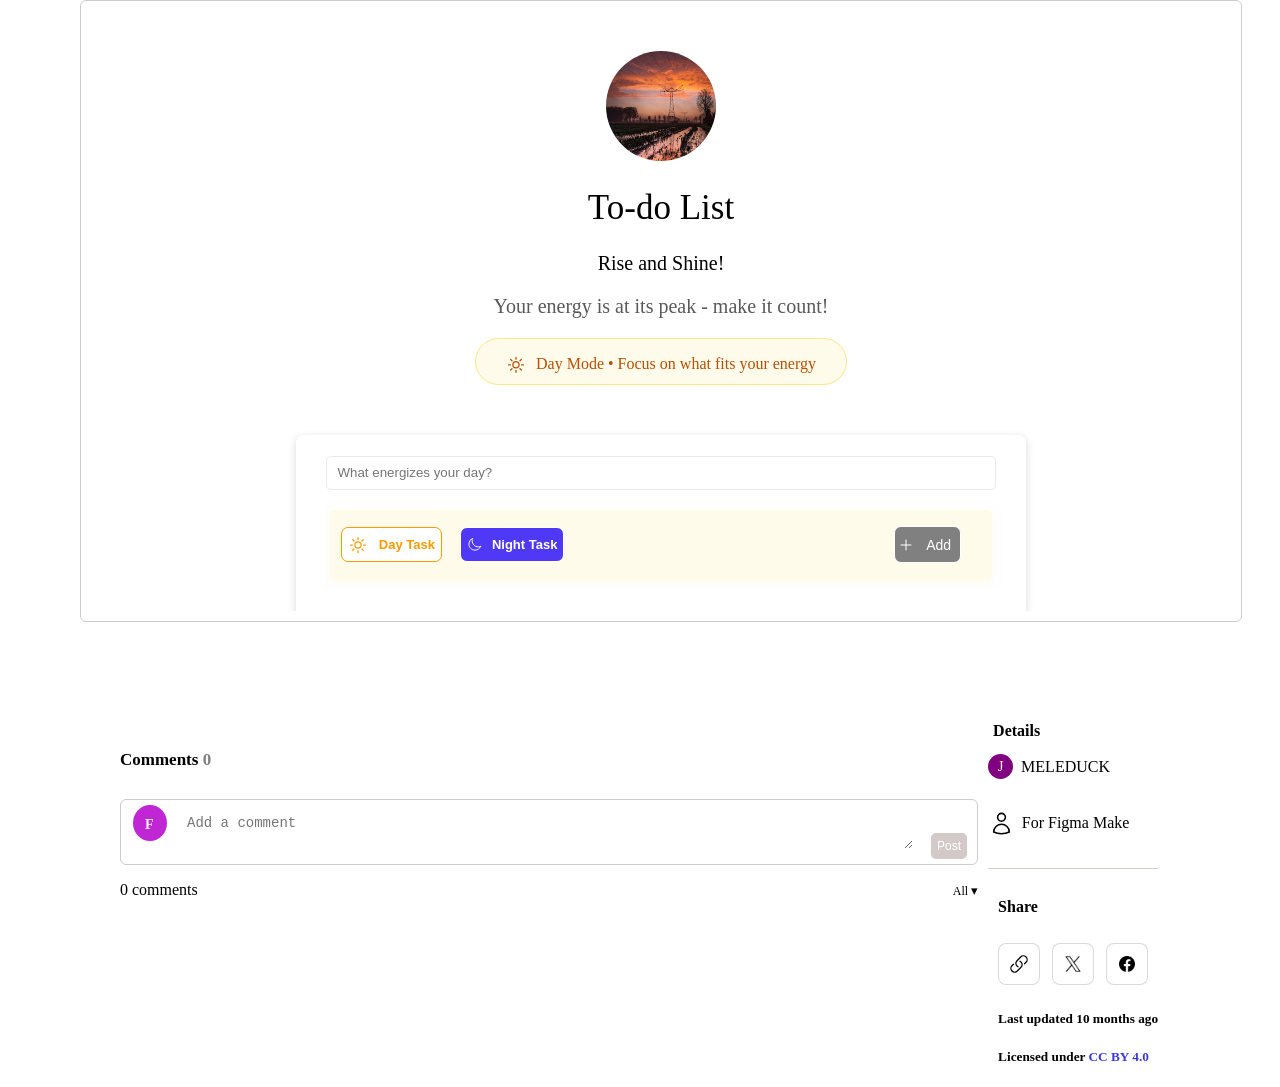
<file: index.html>
<!doctype html>
<html lang="en">
  <head>
    <meta charset="UTF-8" />
    <meta name="viewport" content="width=device-width, initial-scale=1.0" />
    <title>Document</title>
    <link rel="stylesheet" href="design.css" />
  </head>
  <body>
    <div class="scroll-bar">
      <div class="scroll-bar-inner">
        <!--Introductory Part Start-->
        <div class="introductory">
          <img
            class="media"
            src="photo-1641915953774-cee80bc4f1da.jpg"
            style="width: 110px; height: 110px"
          />
          <h1 class="list">To-do List</h1>
          <p class="rise">Rise and Shine!</p>
          <p class="energy">Your energy is at its peak - make it count!</p>
          <div class="focus">
            <svg
              style="
                width: 20px;
                color: oklch(0.555 0.163 48.998);
                margin-top: 7.5px;
              "
              xmlns="http://www.w3.org/2000/svg"
              fill="none"
              viewBox="0 0 24 24"
              stroke-width="1.5"
              stroke="currentColor"
              class="size-6"
            >
              <path
                stroke-linecap="round"
                stroke-linejoin="round"
                d="M12 3v2.25m6.364.386-1.591 1.591M21 12h-2.25m-.386 6.364-1.591-1.591M12 18.75V21m-4.773-4.227-1.591 1.591M5.25 12H3m4.227-4.773L5.636 5.636M15.75 12a3.75 3.75 0 1 1-7.5 0 3.75 3.75 0 0 1 7.5 0Z"
              />
            </svg>
            <p class="mode">Day Mode • Focus on what fits your energy</p>
          </div>
        </div>
        <!--Introductory Part End-->

        <!--Energizes Start-->
        <div class="Energizes">
          <input class="holder" placeholder="What energizes your day?" />
          <div class="task js-task">
            <div class="couple">
              <div>
                <button class="daily js-daily">
                  <svg
                    class="svg"
                    xmlns="http://www.w3.org/2000/svg"
                    fill="none"
                    viewBox="0 0 24 24"
                    stroke-width="1.5"
                    stroke="currentColor"
                    class="size-6"
                  >
                    <path
                      stroke-linecap="round"
                      stroke-linejoin="round"
                      d="M12 3v2.25m6.364.386-1.591 1.591M21 12h-2.25m-.386 6.364-1.591-1.591M12 18.75V21m-4.773-4.227-1.591 1.591M5.25 12H3m4.227-4.773L5.636 5.636M15.75 12a3.75 3.75 0 1 1-7.5 0 3.75 3.75 0 0 1 7.5 0Z"
                    />
                  </svg>
                  <p class="days">Day Task</p>
                </button>
              </div>
              <div>
                <button id="strokeBtn" class="stroke js-nights-toogle">
                  <svg
                    style="width: 15px"
                    xmlns="http://www.w3.org/2000/svg"
                    fill="none"
                    viewBox="0 0 24 24"
                    stroke-width="1.5"
                    stroke="currentColor"
                    class="size-6"
                  >
                    <path
                      stroke-linecap="round"
                      stroke-linejoin="round"
                      d="M21.752 15.002A9.72 9.72 0 0 1 18 15.75c-5.385 0-9.75-4.365-9.75-9.75 0-1.33.266-2.597.748-3.752A9.753 9.753 0 0 0 3 11.25C3 16.635 7.365 21 12.75 21a9.753 9.753 0 0 0 9.002-5.998Z"
                    />
                  </svg>
                  <p class="nights">Night Task</p>
                </button>
              </div>
            </div>
            <div class="addition">
              <svg
                class="sign"
                xmlns="http://www.w3.org/2000/svg"
                fill="none"
                viewBox="0 0 24 24"
                stroke-width="1.5"
                stroke="currentColor"
                class="size-6"
              >
                <path
                  stroke-linecap="round"
                  stroke-linejoin="round"
                  d="M12 4.5v15m7.5-7.5h-15"
                />
              </svg>
              <button id="addBtn" class="addup js-add-up">Add</button>
            </div>
          </div>
        </div>
        <!--Energizes End-->

        <!--Day and Night Start-->
        <div class="everything">
          <div class="wrapper-1">
            <div class="roll-1">
              <div class="highfocus">
                <svg
                  class="sun"
                  style="width: 30px"
                  xmlns="http://www.w3.org/2000/svg"
                  fill="none"
                  viewBox="0 0 24 24"
                  stroke-width="1.5"
                  stroke="currentColor"
                  class="size-6"
                >
                  <path
                    stroke-linecap="round"
                    stroke-linejoin="round"
                    d="M12 3v2.25m6.364.386-1.591 1.591M21 12h-2.25m-.386 6.364-1.591-1.591M12 18.75V21m-4.773-4.227-1.591 1.591M5.25 12H3m4.227-4.773L5.636 5.636M15.75 12a3.75 3.75 0 1 1-7.5 0 3.75 3.75 0 0 1 7.5 0Z"
                  />
                </svg>
                <div class="goals">
                  <p class="energy-2">Day Energy</p>
                  <p class="active">
                    High focus • Active goals • Creative work
                  </p>
                </div>
                <h1 class="numbers">
                  <svg
                    style="width: 20px"
                    xmlns="http://www.w3.org/2000/svg"
                    fill="none"
                    viewBox="0 0 24 24"
                    stroke-width="1.5"
                    stroke="currentColor"
                    class="size-6"
                  >
                    <path
                      stroke-linecap="round"
                      stroke-linejoin="round"
                      d="m3.75 13.5 10.5-11.25L12 10.5h8.25L9.75 21.75 12 13.5H3.75Z"
                    />
                  </svg>
                  <p>1/3</p>
                </h1>
              </div>
              <div class="diagram">
                <div class="track">
                  <div class="fill" style="width: 33.3333%"></div>
                </div>
              </div>
              <p class="channel">
                Channel your morning energy into meaningful action
              </p>
            </div>

            <div class="meditation">
              <svg
                style="
                  width: 20px;
                  color: oklch(0.666 0.179 58.318);
                  display: block;
                "
                xmlns="http://www.w3.org/2000/svg"
                fill="none"
                viewBox="0 0 24 24"
                stroke-width="1.5"
                stroke="currentColor"
                class="size-6"
              >
                <path
                  stroke-linecap="round"
                  stroke-linejoin="round"
                  d="M12 3v2.25m6.364.386-1.591 1.591M21 12h-2.25m-.386 6.364-1.591-1.591M12 18.75V21m-4.773-4.227-1.591 1.591M5.25 12H3m4.227-4.773L5.636 5.636M15.75 12a3.75 3.75 0 1 1-7.5 0 3.75 3.75 0 0 1 7.5 0Z"
                />
              </svg>
              <img
                class="js-checkbox"
                style="width: 20px"
                src="icons8-blank-checkbox-50.png"
              />

              <h3 class="gratitude">
                Morning meditation and gratitude <br class="breaks" />
                practice
              </h3>

              <svg
                class="delete-1 js-delete"
                style="width: 18px"
                xmlns="http://www.w3.org/2000/svg"
                fill="none"
                viewBox="0 0 24 24"
                stroke-width="1.5"
                stroke="currentColor"
              >
                <path
                  stroke-linecap="round"
                  stroke-linejoin="round"
                  d="m14.74 9-.346 9m-4.788 0L9.26 9m9.968-3.21c.342.052.682.107 1.022.166m-1.022-.165L18.16 19.673a2.25 2.25 0 0 1-2.244 2.077H8.084a2.25 2.25 0 0 1-2.244-2.077L4.772 5.79m14.456 0a48.108 48.108 0 0 0-3.478-.397m-12 .562c.34-.059.68-.114 1.022-.165m0 0a48.11 48.11 0 0 1 3.478-.397m7.5 0v-.916c0-1.18-.91-2.164-2.09-2.201a51.964 51.964 0 0 0-3.32 0c-1.18.037-2.09 1.022-2.09 2.201v.916m7.5 0a48.667 48.667 0 0 0-7.5 0"
                />
              </svg>
            </div>

            <div class="fresh">
              <svg
                style="
                  width: 20px;
                  color: oklch(0.666 0.179 58.318);
                  display: block;
                "
                xmlns="http://www.w3.org/2000/svg"
                fill="none"
                viewBox="0 0 24 24"
                stroke-width="1.5"
                stroke="currentColor"
                class="size-6"
              >
                <path
                  stroke-linecap="round"
                  stroke-linejoin="round"
                  d="M12 3v2.25m6.364.386-1.591 1.591M21 12h-2.25m-.386 6.364-1.591-1.591M12 18.75V21m-4.773-4.227-1.591 1.591M5.25 12H3m4.227-4.773L5.636 5.636M15.75 12a3.75 3.75 0 1 1-7.5 0 3.75 3.75 0 0 1 7.5 0Z"
                />
              </svg>
              <img
                class="js-checkbox"
                style="width: 20px; display: inline-block"
                src="icons8-blank-checkbox-50.png"
              />
              <h3 class="tackle">
                Tackle that important project with <br class="breaks-2" />
                fresh energy
              </h3>
              <svg
                class="delete-2 js-delete"
                style="width: 18px; margin-left: 10px; margin-top: 8px"
                xmlns="http://www.w3.org/2000/svg"
                fill="none"
                viewBox="0 0 24 24"
                stroke-width="1.5"
                stroke="currentColor"
                class="size-6"
              >
                <path
                  stroke-linecap="round"
                  stroke-linejoin="round"
                  d="m14.74 9-.346 9m-4.788 0L9.26 9m9.968-3.21c.342.052.682.107 1.022.166m-1.022-.165L18.16 19.673a2.25 2.25 0 0 1-2.244 2.077H8.084a2.25 2.25 0 0 1-2.244-2.077L4.772 5.79m14.456 0a48.108 48.108 0 0 0-3.478-.397m-12 .562c.34-.059.68-.114 1.022-.165m0 0a48.11 48.11 0 0 1 3.478-.397m7.5 0v-.916c0-1.18-.91-2.164-2.09-2.201a51.964 51.964 0 0 0-3.32 0c-1.18.037-2.09 1.022-2.09 2.201v.916m7.5 0a48.667 48.667 0 0 0-7.5 0"
                />
              </svg>
            </div>

            <div class="nature">
              <svg
                style="
                  width: 20px;
                  color: oklch(0.666 0.179 58.318);
                  display: block;
                "
                xmlns="http://www.w3.org/2000/svg"
                fill="none"
                viewBox="0 0 24 24"
                stroke-width="1.5"
                stroke="currentColor"
                class="size-6"
              >
                <path
                  stroke-linecap="round"
                  stroke-linejoin="round"
                  d="M12 3v2.25m6.364.386-1.591 1.591M21 12h-2.25m-.386 6.364-1.591-1.591M12 18.75V21m-4.773-4.227-1.591 1.591M5.25 12H3m4.227-4.773L5.636 5.636M15.75 12a3.75 3.75 0 1 1-7.5 0 3.75 3.75 0 0 1 7.5 0Z"
                />
              </svg>

              <!-- <svg
                class="svg-2"
                width="20"
                height="24"
                viewBox="0 0 24 24"
                xmlns="http://www.w3.org/2000/svg"
              >
                <rect
                  x="2"
                  y="2"
                  width="20"
                  height="20"
                  rx="3"
                  fill="black"
                  stroke="black"
                  stroke-width="2"
                />
                <path
                  d="M6 12l4 4 8-8"
                  stroke="white"
                  stroke-width="2.5"
                  fill="none"
                  stroke-linecap="round"
                  stroke-linejoin="round"
                />
              </svg> -->

              <img
                class="js-checkbox"
                style="width: 20px; display: inline-block"
                src="icons8-blank-checkbox-50.png"
              />

              <h3 class="mindful">Take a mindful walk in nature</h3>
              <svg
                class="delete-3 js-delete"
                style="width: 18px; margin-left: 10px; margin-top: 8px"
                xmlns="http://www.w3.org/2000/svg"
                fill="none"
                viewBox="0 0 24 24"
                stroke-width="1.5"
                stroke="currentColor"
                class="size-6"
              >
                <path
                  stroke-linecap="round"
                  stroke-linejoin="round"
                  d="m14.74 9-.346 9m-4.788 0L9.26 9m9.968-3.21c.342.052.682.107 1.022.166m-1.022-.165L18.16 19.673a2.25 2.25 0 0 1-2.244 2.077H8.084a2.25 2.25 0 0 1-2.244-2.077L4.772 5.79m14.456 0a48.108 48.108 0 0 0-3.478-.397m-12 .562c.34-.059.68-.114 1.022-.165m0 0a48.11 48.11 0 0 1 3.478-.397m7.5 0v-.916c0-1.18-.91-2.164-2.09-2.201a51.964 51.964 0 0 0-3.32 0c-1.18.037-2.09 1.022-2.09 2.201v.916m7.5 0a48.667 48.667 0 0 0-7.5 0"
                />
              </svg>
            </div>
          </div>

          <div>
            <div class="calm-1">
              <div>
                <div class="all">
                  <svg
                    class="moon"
                    style="width: 25px"
                    xmlns="http://www.w3.org/2000/svg"
                    fill="none"
                    viewBox="0 0 24 24"
                    stroke-width="1.5"
                    stroke="currentColor"
                    class="size-6"
                  >
                    <path
                      stroke-linecap="round"
                      stroke-linejoin="round"
                      d="M21.752 15.002A9.72 9.72 0 0 1 18 15.75c-5.385 0-9.75-4.365-9.75-9.75 0-1.33.266-2.597.748-3.752A9.753 9.753 0 0 0 3 11.25C3 16.635 7.365 21 12.75 21a9.753 9.753 0 0 0 9.002-5.998Z"
                    />
                  </svg>
                  <div class="self-care">
                    <p class="nightss">Night Calm</p>
                    <p class="reflection">
                      Reflection • Preparation • Self-care
                    </p>
                  </div>
                  <div class="numbers-2">
                    <svg
                      style="width: 20px"
                      xmlns="http://www.w3.org/2000/svg"
                      fill="none"
                      viewBox="0 0 24 24"
                      stroke-width="1.5"
                      stroke="currentColor"
                    >
                      <path
                        stroke-linecap="round"
                        stroke-linejoin="round"
                        d="M21 8.25c0-2.485-2.099-4.5-4.688-4.5-1.935 0-3.597 1.126-4.312 2.733-.715-1.607-2.377-2.733-4.313-2.733C5.1 3.75 3 5.765 3 8.25c0 7.22 9 12 9 12s9-4.78 9-12Z"
                      />
                    </svg>
                    <p class="three">1/3</p>
                  </div>
                </div>
                <div class="chart">
                  <div class="pie">
                    <div class="up" style="width: 33.3333%"></div>
                  </div>
                </div>
                <h3 class="wind">
                  Wind down mindfully and prepare for tomorrow's victories
                </h3>
              </div>
            </div>

            <div class="combination">
              <div class="good">
                <svg
                  style="
                    width: 20px;
                    color: oklch(0.962 0.018 272.314);
                    display: block;
                    color: blue;
                  "
                  xmlns="http://www.w3.org/2000/svg"
                  fill="none"
                  viewBox="0 0 24 24"
                  stroke-width="1.5"
                  stroke="currentColor"
                  class="size-6"
                >
                  <path
                    stroke-linecap="round"
                    stroke-linejoin="round"
                    d="M21.752 15.002A9.72 9.72 0 0 1 18 15.75c-5.385 0-9.75-4.365-9.75-9.75 0-1.33.266-2.597.748-3.752A9.753 9.753 0 0 0 3 11.25C3 16.635 7.365 21 12.75 21a9.753 9.753 0 0 0 9.002-5.998Z"
                  />
                </svg>
                <img
                  class="js-checkbox"
                  style="width: 20px; display: inline-block"
                  src="icons8-blank-checkbox-50.png"
                />
                <h4 class="book">Wind down with a good book</h4>
                <svg
                  class="delete-4 js-delete"
                  style="width: 18px; margin-right: 10px; margin-top: 5px"
                  xmlns="http://www.w3.org/2000/svg"
                  fill="none"
                  viewBox="0 0 24 24"
                  stroke-width="1.5"
                  stroke="currentColor"
                  class="size-6"
                >
                  <path
                    stroke-linecap="round"
                    stroke-linejoin="round"
                    d="m14.74 9-.346 9m-4.788 0L9.26 9m9.968-3.21c.342.052.682.107 1.022.166m-1.022-.165L18.16 19.673a2.25 2.25 0 0 1-2.244 2.077H8.084a2.25 2.25 0 0 1-2.244-2.077L4.772 5.79m14.456 0a48.108 48.108 0 0 0-3.478-.397m-12 .562c.34-.059.68-.114 1.022-.165m0 0a48.11 48.11 0 0 1 3.478-.397m7.5 0v-.916c0-1.18-.91-2.164-2.09-2.201a51.964 51.964 0 0 0-3.32 0c-1.18.037-2.09 1.022-2.09 2.201v.916m7.5 0a48.667 48.667 0 0 0-7.5 0"
                  />
                </svg>
              </div>

              <div class="second-frame">
                <svg
                  style="
                    width: 20px;
                    color: oklch(0.962 0.018 272.314);
                    display: block;
                    color: blue;
                  "
                  xmlns="http://www.w3.org/2000/svg"
                  fill="none"
                  viewBox="0 0 24 24"
                  stroke-width="1.5"
                  stroke="currentColor"
                  class="size-6"
                >
                  <path
                    stroke-linecap="round"
                    stroke-linejoin="round"
                    d="M21.752 15.002A9.72 9.72 0 0 1 18 15.75c-5.385 0-9.75-4.365-9.75-9.75 0-1.33.266-2.597.748-3.752A9.753 9.753 0 0 0 3 11.25C3 16.635 7.365 21 12.75 21a9.753 9.753 0 0 0 9.002-5.998Z"
                  />
                </svg>
                <img
                  class="js-checkbox"
                  style="width: 20px"
                  src="icons8-blank-checkbox-50.png"
                />
                <h4 class="accessories">
                  Prepare tomorrow's clothes and <br class="clothes-2" />
                  priorities
                </h4>
                <svg
                  class="delete-5 js-delete"
                  style="width: 18px; margin-right: 10px; margin-top: 5px"
                  xmlns="http://www.w3.org/2000/svg"
                  fill="none"
                  viewBox="0 0 24 24"
                  stroke-width="1.5"
                  stroke="currentColor"
                  class="size-6"
                >
                  <path
                    stroke-linecap="round"
                    stroke-linejoin="round"
                    d="m14.74 9-.346 9m-4.788 0L9.26 9m9.968-3.21c.342.052.682.107 1.022.166m-1.022-.165L18.16 19.673a2.25 2.25 0 0 1-2.244 2.077H8.084a2.25 2.25 0 0 1-2.244-2.077L4.772 5.79m14.456 0a48.108 48.108 0 0 0-3.478-.397m-12 .562c.34-.059.68-.114 1.022-.165m0 0a48.11 48.11 0 0 1 3.478-.397m7.5 0v-.916c0-1.18-.91-2.164-2.09-2.201a51.964 51.964 0 0 0-3.32 0c-1.18.037-2.09 1.022-2.09 2.201v.916m7.5 0a48.667 48.667 0 0 0-7.5 0"
                  />
                </svg>
              </div>

              <div class="record">
                <svg
                  style="
                    width: 20px;
                    color: oklch(0.962 0.018 272.314);
                    display: block;
                    color: blue;
                  "
                  xmlns="http://www.w3.org/2000/svg"
                  fill="none"
                  viewBox="0 0 24 24"
                  stroke-width="1.5"
                  stroke="currentColor"
                  class="size-6"
                >
                  <path
                    stroke-linecap="round"
                    stroke-linejoin="round"
                    d="M21.752 15.002A9.72 9.72 0 0 1 18 15.75c-5.385 0-9.75-4.365-9.75-9.75 0-1.33.266-2.597.748-3.752A9.753 9.753 0 0 0 3 11.25C3 16.635 7.365 21 12.75 21a9.753 9.753 0 0 0 9.002-5.998Z"
                  />
                </svg>
                <!-- <svg
                  class="checked-2"
                  width="20"
                  height="24"
                  viewBox="0 0 24 24"
                  xmlns="http://www.w3.org/2000/svg"
                >
                  <rect
                    x="2"
                    y="2"
                    width="20"
                    height="20"
                    rx="3"
                    fill="black"
                    stroke="black"
                    stroke-width="2"
                  />
                  <path
                    d="M6 12l4 4 8-8"
                    stroke="white"
                    stroke-width="2.5"
                    fill="none"
                    stroke-linecap="round"
                    stroke-linejoin="round"
                  />
                </svg> -->

                <img
                  class="js-checkbox"
                  style="width: 20px; display: inline-block"
                  src="icons8-blank-checkbox-50.png"
                />

                <h4 class="journaling">Evening reflection and journaling</h4>
                <svg
                  class="delete-6 js-delete"
                  style="width: 18px; margin-right: 10px; margin-top: 5px"
                  xmlns="http://www.w3.org/2000/svg"
                  fill="none"
                  viewBox="0 0 24 24"
                  stroke-width="1.5"
                  stroke="currentColor"
                  class="size-6"
                >
                  <path
                    stroke-linecap="round"
                    stroke-linejoin="round"
                    d="m14.74 9-.346 9m-4.788 0L9.26 9m9.968-3.21c.342.052.682.107 1.022.166m-1.022-.165L18.16 19.673a2.25 2.25 0 0 1-2.244 2.077H8.084a2.25 2.25 0 0 1-2.244-2.077L4.772 5.79m14.456 0a48.108 48.108 0 0 0-3.478-.397m-12 .562c.34-.059.68-.114 1.022-.165m0 0a48.11 48.11 0 0 1 3.478-.397m7.5 0v-.916c0-1.18-.91-2.164-2.09-2.201a51.964 51.964 0 0 0-3.32 0c-1.18.037-2.09 1.022-2.09 2.201v.916m7.5 0a48.667 48.667 0 0 0-7.5 0"
                  />
                </svg>
              </div>
            </div>
          </div>
        </div>
        <!--Day and Night End-->

        <div class="center">
          <div>
            <div class="rhythm">
              <p>Your daily rhythm is powerful</p>
              <svg
                style="width: 20px; color: oklch(0.769 0.188 70.08)"
                xmlns="http://www.w3.org/2000/svg"
                fill="none"
                viewBox="0 0 24 24"
                stroke-width="1.5"
                stroke="currentColor"
                class="size-6"
              >
                <path
                  stroke-linecap="round"
                  stroke-linejoin="round"
                  d="M9.813 15.904 9 18.75l-.813-2.846a4.5 4.5 0 0 0-3.09-3.09L2.25 12l2.846-.813a4.5 4.5 0 0 0 3.09-3.09L9 5.25l.813 2.846a4.5 4.5 0 0 0 3.09 3.09L15.75 12l-2.846.813a4.5 4.5 0 0 0-3.09 3.09ZM18.259 8.715 18 9.75l-.259-1.035a3.375 3.375 0 0 0-2.455-2.456L14.25 6l1.036-.259a3.375 3.375 0 0 0 2.455-2.456L18 2.25l.259 1.035a3.375 3.375 0 0 0 2.456 2.456L21.75 6l-1.035.259a3.375 3.375 0 0 0-2.456 2.456ZM16.894 20.567 16.5 21.75l-.394-1.183a2.25 2.25 0 0 0-1.423-1.423L13.5 18.75l1.183-.394a2.25 2.25 0 0 0 1.423-1.423l.394-1.183.394 1.183a2.25 2.25 0 0 0 1.423 1.423l1.183.394-1.183.394a2.25 2.25 0 0 0-1.423 1.423Z"
                />
              </svg>
            </div>

            <div class="big-moves">
              <div class="movement">
                <svg
                  class="movement-1"
                  style="color: oklch(0.769 0.188 70.08)"
                  xmlns="http://www.w3.org/2000/svg"
                  fill="none"
                  viewBox="0 0 24 24"
                  stroke-width="1.5"
                  stroke="currentColor"
                >
                  <path
                    stroke-linecap="round"
                    stroke-linejoin="round"
                    d="M12 3v2.25m6.364.386-1.591 1.591M21 12h-2.25m-.386 6.364-1.591-1.591M12 18.75V21m-4.773-4.227-1.591 1.591M5.25 12H3m4.227-4.773L5.636 5.636M15.75 12a3.75 3.75 0 1 1-7.5 0 3.75 3.75 0 0 1 7.5 0Z"
                  />
                </svg>
                <p>Morning energy for big moves</p>
              </div>

              <div class="eve">
                <svg
                  class="eve-1"
                  style="color: blue"
                  xmlns="http://www.w3.org/2000/svg"
                  fill="none"
                  viewBox="0 0 24 24"
                  stroke-width="1.5"
                  stroke="currentColor"
                >
                  <path
                    stroke-linecap="round"
                    stroke-linejoin="round"
                    d="M21.752 15.002A9.72 9.72 0 0 1 18 15.75c-5.385 0-9.75-4.365-9.75-9.75 0-1.33.266-2.597.748-3.752A9.753 9.753 0 0 0 3 11.25C3 16.635 7.365 21 12.75 21a9.753 9.753 0 0 0 9.002-5.998Z"
                  />
                </svg>
                <p>Evening calm for reflection</p>
              </div>
            </div>
          </div>

          <button class="reloading">
            <svg
              xmlns="http://www.w3.org/2000/svg"
              width="15"
              viewBox="0 0 24 24"
              fill="none"
              stroke="currentColor"
              stroke-width="2"
              stroke-linecap="round"
              stroke-linejoin="round"
            >
              <path
                d="M21.5 2v6h-6M21.34 15.57a10 10 0 1 1-.57-8.38l5.67-5.67"
              />
            </svg>
          </button>

          <button class="preview-3">
            <svg
              xmlns="http://www.w3.org/2000/svg"
              fill="none"
              viewBox="0 0 24 24"
              stroke-width="1.5"
              stroke="currentColor"
            >
              <path
                stroke-linecap="round"
                stroke-linejoin="round"
                d="M13.5 6H5.25A2.25 2.25 0 0 0 3 8.25v10.5A2.25 2.25 0 0 0 5.25 21h10.5A2.25 2.25 0 0 0 18 18.75V10.5m-10.5 6L21 3m0 0h-5.25M21 3v5.25"
              />
            </svg>
            <p>Preview</p>
          </button>
        </div>
      </div>
    </div>

    <footer>
      <div class="footer-1">
        <div class="commentary">
          <div>
            <!-- <h5 class="comment-0">
              Comments <span style="color: gray"> 0 </span>
            </h5> -->
            <h5 class="comment-0">
              Comments
              <span id="comment-count-top" style="color: gray"> 0 </span>
              <span
                id="last-comment-time"
                style="color: gray; font-size: 13px"
              ></span>
            </h5>
            <div class="input-wrapper">
              <div
                class="avatar"
                id="form-avatar"
                data-name="Falowo Oyindamola"
              >
                F
              </div>
              <div class="avatar-popover" id="avatar-popover">
                <div class="name">Falowo Oyndamola</div>
                <div class="email">falowo@example.com</div>
              </div>
              <textarea
                id="text-input"
                class="place"
                placeholder="Add a comment"
                required
              ></textarea>
              <button class="post-1 post-2">Post</button>
            </div>
          </div>
          <div class="list-toolbar">
            <p id="comment-count">0 comments</p>
            <div class="filter-wrapper">
              <button class="filter-btn" id="filter-btn">
                <span class="filter-label">All</span>
                <span class="chevron">▾</span>
              </button>
              <div class="filter-dropdown" id="filter-dropdown">
                <button class="filter-all-btn">All</button>
                <button class="filter-mine-btn">Your comments</button>
              </div>
            </div>
          </div>
          <ul id="comment-list"></ul>
        </div>

        <div class="last">
          <div class="band-1">
            <h5 style="font-size: medium; margin: 0; margin-left: 15px">
              Details
            </h5>

            <div>
              <div class="mele">
                <p class="two">J</p>
                <p>MELEDUCK</p>
              </div>

              <div class="figma-1">
                <svg
                  style="width: 25px"
                  xmlns="http://www.w3.org/2000/svg"
                  fill="none"
                  viewBox="0 0 24 24"
                  stroke-width="1.5"
                  stroke="currentColor"
                  class="size-6"
                >
                  <path
                    stroke-linecap="round"
                    stroke-linejoin="round"
                    d="M15.75 6a3.75 3.75 0 1 1-7.5 0 3.75 3.75 0 0 1 7.5 0ZM4.501 20.118a7.5 7.5 0 0 1 14.998 0A17.933 17.933 0 0 1 12 21.75c-2.676 0-5.216-.584-7.499-1.632Z"
                  />
                </svg>
                <p style="font-size: medium">For Figma Make</p>
              </div>
            </div>

            <div class="border"></div>
          </div>

          <div class="share-1">
            <h5 style="font-size: 16px">Share</h5>

            <div>
              <svg
                class="logo-4"
                style="width: 20px"
                xmlns="http://www.w3.org/2000/svg"
                fill="none"
                viewBox="0 0 24 24"
                stroke-width="1.5"
                stroke="currentColor"
              >
                <path
                  stroke-linecap="round"
                  stroke-linejoin="round"
                  d="M13.19 8.688a4.5 4.5 0 0 1 1.242 7.244l-4.5 4.5a4.5 4.5 0 0 1-6.364-6.364l1.757-1.757m13.35-.622 1.757-1.757a4.5 4.5 0 0 0-6.364-6.364l-4.5 4.5a4.5 4.5 0 0 0 1.242 7.244"
                />
              </svg>
              <img
                class="logo-2"
                style="width: 20px; margin-left: 8px"
                src="icons8-x-logo-50.png"
              />
              <img
                class="logo-3"
                style="width: 20px; margin-left: 8px"
                src="icons8-facebook-logo-30.png"
              />
            </div>

            <div>
              <h5>Last updated 10 months ago</h5>
              <h5>
                Licensed under
                <span style="color: rgb(58, 58, 216)"> CC BY 4.0 </span>
              </h5>
            </div>
          </div>
        </div>
      </div>
    </footer>

    <script type="module" src="todo.js"></script>
    <script type="module" src="comment.js"></script>
    <script type="module" src="SectionOne.js"></script>
  </body>
</html>
</file>
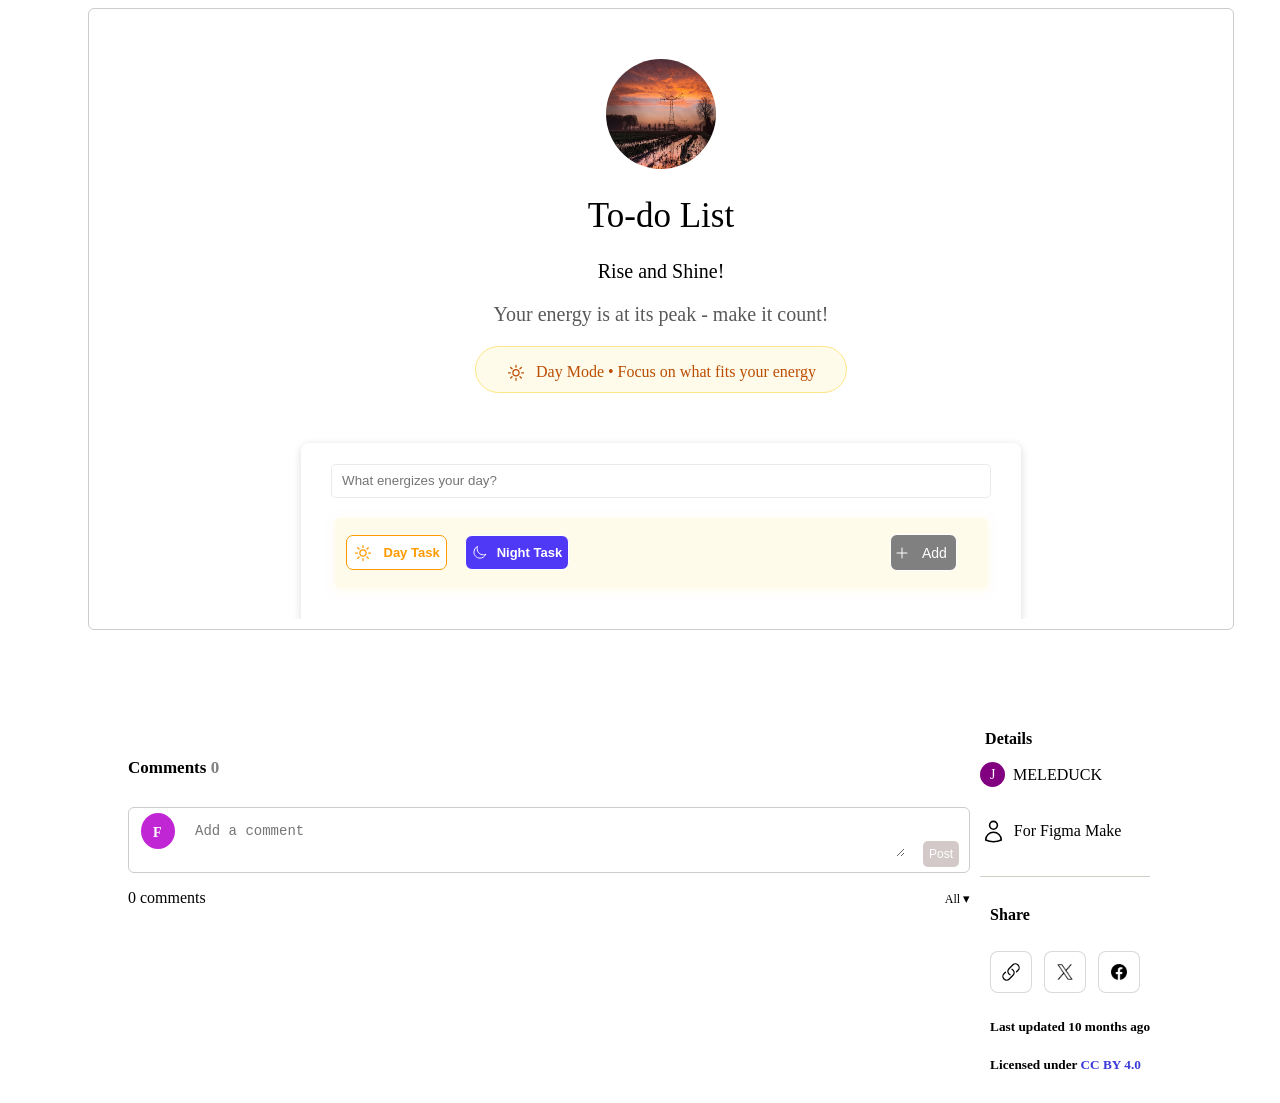
<file: To-Do List Javascript Project/index.html>
<!doctype html>
<html lang="en">
  <head>
    <meta charset="UTF-8" />
    <meta name="viewport" content="width=device-width, initial-scale=1.0" />
    <title>Document</title>
    <link rel="stylesheet" href="design.css" />
  </head>
  <body>
    <div class="scroll-bar">
      <div class="scroll-bar-inner">
        <!--Introductory Part Start-->
        <div class="introductory">
          <img
            class="media"
            src="img/photo-1641915953774-cee80bc4f1da.jpg"
            style="width: 110px; height: 110px"
          />
          <h1 class="list">To-do List</h1>
          <p class="rise">Rise and Shine!</p>
          <p class="energy">Your energy is at its peak - make it count!</p>
          <div class="focus">
            <svg
              style="
                width: 20px;
                color: oklch(0.555 0.163 48.998);
                margin-top: 7.5px;
              "
              xmlns="http://www.w3.org/2000/svg"
              fill="none"
              viewBox="0 0 24 24"
              stroke-width="1.5"
              stroke="currentColor"
              class="size-6"
            >
              <path
                stroke-linecap="round"
                stroke-linejoin="round"
                d="M12 3v2.25m6.364.386-1.591 1.591M21 12h-2.25m-.386 6.364-1.591-1.591M12 18.75V21m-4.773-4.227-1.591 1.591M5.25 12H3m4.227-4.773L5.636 5.636M15.75 12a3.75 3.75 0 1 1-7.5 0 3.75 3.75 0 0 1 7.5 0Z"
              />
            </svg>
            <p class="mode">Day Mode • Focus on what fits your energy</p>
          </div>
        </div>
        <!--Introductory Part End-->

        <!--Energizes Start-->
        <div class="Energizes">
          <input class="holder" placeholder="What energizes your day?" />
          <div class="task js-task">
            <div class="couple">
              <div>
                <button class="daily js-daily">
                  <svg
                    class="svg"
                    xmlns="http://www.w3.org/2000/svg"
                    fill="none"
                    viewBox="0 0 24 24"
                    stroke-width="1.5"
                    stroke="currentColor"
                    class="size-6"
                  >
                    <path
                      stroke-linecap="round"
                      stroke-linejoin="round"
                      d="M12 3v2.25m6.364.386-1.591 1.591M21 12h-2.25m-.386 6.364-1.591-1.591M12 18.75V21m-4.773-4.227-1.591 1.591M5.25 12H3m4.227-4.773L5.636 5.636M15.75 12a3.75 3.75 0 1 1-7.5 0 3.75 3.75 0 0 1 7.5 0Z"
                    />
                  </svg>
                  <p class="days">Day Task</p>
                </button>
              </div>
              <div>
                <button id="strokeBtn" class="stroke js-nights-toogle">
                  <svg
                    style="width: 15px"
                    xmlns="http://www.w3.org/2000/svg"
                    fill="none"
                    viewBox="0 0 24 24"
                    stroke-width="1.5"
                    stroke="currentColor"
                    class="size-6"
                  >
                    <path
                      stroke-linecap="round"
                      stroke-linejoin="round"
                      d="M21.752 15.002A9.72 9.72 0 0 1 18 15.75c-5.385 0-9.75-4.365-9.75-9.75 0-1.33.266-2.597.748-3.752A9.753 9.753 0 0 0 3 11.25C3 16.635 7.365 21 12.75 21a9.753 9.753 0 0 0 9.002-5.998Z"
                    />
                  </svg>
                  <p class="nights">Night Task</p>
                </button>
              </div>
            </div>
            <div class="addition">
              <svg
                class="sign"
                xmlns="http://www.w3.org/2000/svg"
                fill="none"
                viewBox="0 0 24 24"
                stroke-width="1.5"
                stroke="currentColor"
                class="size-6"
              >
                <path
                  stroke-linecap="round"
                  stroke-linejoin="round"
                  d="M12 4.5v15m7.5-7.5h-15"
                />
              </svg>
              <button id="addBtn" class="addup js-add-up">Add</button>
            </div>
          </div>
        </div>
        <!--Energizes End-->

        <!--Day and Night Start-->
        <div class="everything">
          <div class="wrapper-1">
            <div class="roll-1">
              <div class="highfocus">
                <svg
                  class="sun"
                  style="width: 30px"
                  xmlns="http://www.w3.org/2000/svg"
                  fill="none"
                  viewBox="0 0 24 24"
                  stroke-width="1.5"
                  stroke="currentColor"
                  class="size-6"
                >
                  <path
                    stroke-linecap="round"
                    stroke-linejoin="round"
                    d="M12 3v2.25m6.364.386-1.591 1.591M21 12h-2.25m-.386 6.364-1.591-1.591M12 18.75V21m-4.773-4.227-1.591 1.591M5.25 12H3m4.227-4.773L5.636 5.636M15.75 12a3.75 3.75 0 1 1-7.5 0 3.75 3.75 0 0 1 7.5 0Z"
                  />
                </svg>
                <div class="goals">
                  <p class="energy-2">Day Energy</p>
                  <p class="active">
                    High focus • Active goals • Creative work
                  </p>
                </div>
                <h1 class="numbers">
                  <svg
                    style="width: 20px"
                    xmlns="http://www.w3.org/2000/svg"
                    fill="none"
                    viewBox="0 0 24 24"
                    stroke-width="1.5"
                    stroke="currentColor"
                    class="size-6"
                  >
                    <path
                      stroke-linecap="round"
                      stroke-linejoin="round"
                      d="m3.75 13.5 10.5-11.25L12 10.5h8.25L9.75 21.75 12 13.5H3.75Z"
                    />
                  </svg>
                  <p>1/3</p>
                </h1>
              </div>
              <div class="diagram">
                <div class="track">
                  <div class="fill" style="width: 33.3333%"></div>
                </div>
              </div>
              <p class="channel">
                Channel your morning energy into meaningful action
              </p>
            </div>

            <div class="meditation">
              <svg
                style="
                  width: 20px;
                  color: oklch(0.666 0.179 58.318);
                  display: block;
                "
                xmlns="http://www.w3.org/2000/svg"
                fill="none"
                viewBox="0 0 24 24"
                stroke-width="1.5"
                stroke="currentColor"
                class="size-6"
              >
                <path
                  stroke-linecap="round"
                  stroke-linejoin="round"
                  d="M12 3v2.25m6.364.386-1.591 1.591M21 12h-2.25m-.386 6.364-1.591-1.591M12 18.75V21m-4.773-4.227-1.591 1.591M5.25 12H3m4.227-4.773L5.636 5.636M15.75 12a3.75 3.75 0 1 1-7.5 0 3.75 3.75 0 0 1 7.5 0Z"
                />
              </svg>
              <img
                class="js-checkbox"
                style="width: 20px"
                src="img/icons8-blank-checkbox-50.png"
              />

              <h3 class="gratitude">
                Morning meditation and gratitude <br class="breaks" />
                practice
              </h3>

              <svg
                class="delete-1 js-delete"
                style="width: 18px"
                xmlns="http://www.w3.org/2000/svg"
                fill="none"
                viewBox="0 0 24 24"
                stroke-width="1.5"
                stroke="currentColor"
              >
                <path
                  stroke-linecap="round"
                  stroke-linejoin="round"
                  d="m14.74 9-.346 9m-4.788 0L9.26 9m9.968-3.21c.342.052.682.107 1.022.166m-1.022-.165L18.16 19.673a2.25 2.25 0 0 1-2.244 2.077H8.084a2.25 2.25 0 0 1-2.244-2.077L4.772 5.79m14.456 0a48.108 48.108 0 0 0-3.478-.397m-12 .562c.34-.059.68-.114 1.022-.165m0 0a48.11 48.11 0 0 1 3.478-.397m7.5 0v-.916c0-1.18-.91-2.164-2.09-2.201a51.964 51.964 0 0 0-3.32 0c-1.18.037-2.09 1.022-2.09 2.201v.916m7.5 0a48.667 48.667 0 0 0-7.5 0"
                />
              </svg>
            </div>

            <div class="fresh">
              <svg
                style="
                  width: 20px;
                  color: oklch(0.666 0.179 58.318);
                  display: block;
                "
                xmlns="http://www.w3.org/2000/svg"
                fill="none"
                viewBox="0 0 24 24"
                stroke-width="1.5"
                stroke="currentColor"
                class="size-6"
              >
                <path
                  stroke-linecap="round"
                  stroke-linejoin="round"
                  d="M12 3v2.25m6.364.386-1.591 1.591M21 12h-2.25m-.386 6.364-1.591-1.591M12 18.75V21m-4.773-4.227-1.591 1.591M5.25 12H3m4.227-4.773L5.636 5.636M15.75 12a3.75 3.75 0 1 1-7.5 0 3.75 3.75 0 0 1 7.5 0Z"
                />
              </svg>
              <img
                class="js-checkbox"
                style="width: 20px; display: inline-block"
                src="img/icons8-blank-checkbox-50.png"
              />
              <h3 class="tackle">
                Tackle that important project with <br class="breaks-2" />
                fresh energy
              </h3>
              <svg
                class="delete-2 js-delete"
                style="width: 18px; margin-left: 10px; margin-top: 8px"
                xmlns="http://www.w3.org/2000/svg"
                fill="none"
                viewBox="0 0 24 24"
                stroke-width="1.5"
                stroke="currentColor"
                class="size-6"
              >
                <path
                  stroke-linecap="round"
                  stroke-linejoin="round"
                  d="m14.74 9-.346 9m-4.788 0L9.26 9m9.968-3.21c.342.052.682.107 1.022.166m-1.022-.165L18.16 19.673a2.25 2.25 0 0 1-2.244 2.077H8.084a2.25 2.25 0 0 1-2.244-2.077L4.772 5.79m14.456 0a48.108 48.108 0 0 0-3.478-.397m-12 .562c.34-.059.68-.114 1.022-.165m0 0a48.11 48.11 0 0 1 3.478-.397m7.5 0v-.916c0-1.18-.91-2.164-2.09-2.201a51.964 51.964 0 0 0-3.32 0c-1.18.037-2.09 1.022-2.09 2.201v.916m7.5 0a48.667 48.667 0 0 0-7.5 0"
                />
              </svg>
            </div>

            <div class="nature">
              <svg
                style="
                  width: 20px;
                  color: oklch(0.666 0.179 58.318);
                  display: block;
                "
                xmlns="http://www.w3.org/2000/svg"
                fill="none"
                viewBox="0 0 24 24"
                stroke-width="1.5"
                stroke="currentColor"
                class="size-6"
              >
                <path
                  stroke-linecap="round"
                  stroke-linejoin="round"
                  d="M12 3v2.25m6.364.386-1.591 1.591M21 12h-2.25m-.386 6.364-1.591-1.591M12 18.75V21m-4.773-4.227-1.591 1.591M5.25 12H3m4.227-4.773L5.636 5.636M15.75 12a3.75 3.75 0 1 1-7.5 0 3.75 3.75 0 0 1 7.5 0Z"
                />
              </svg>

              <!-- <svg
                class="svg-2"
                width="20"
                height="24"
                viewBox="0 0 24 24"
                xmlns="http://www.w3.org/2000/svg"
              >
                <rect
                  x="2"
                  y="2"
                  width="20"
                  height="20"
                  rx="3"
                  fill="black"
                  stroke="black"
                  stroke-width="2"
                />
                <path
                  d="M6 12l4 4 8-8"
                  stroke="white"
                  stroke-width="2.5"
                  fill="none"
                  stroke-linecap="round"
                  stroke-linejoin="round"
                />
              </svg> -->

              <img
                class="js-checkbox"
                style="width: 20px; display: inline-block"
                src="img/icons8-blank-checkbox-50.png"
              />

              <h3 class="mindful">Take a mindful walk in nature</h3>
              <svg
                class="delete-3 js-delete"
                style="width: 18px; margin-left: 10px; margin-top: 8px"
                xmlns="http://www.w3.org/2000/svg"
                fill="none"
                viewBox="0 0 24 24"
                stroke-width="1.5"
                stroke="currentColor"
                class="size-6"
              >
                <path
                  stroke-linecap="round"
                  stroke-linejoin="round"
                  d="m14.74 9-.346 9m-4.788 0L9.26 9m9.968-3.21c.342.052.682.107 1.022.166m-1.022-.165L18.16 19.673a2.25 2.25 0 0 1-2.244 2.077H8.084a2.25 2.25 0 0 1-2.244-2.077L4.772 5.79m14.456 0a48.108 48.108 0 0 0-3.478-.397m-12 .562c.34-.059.68-.114 1.022-.165m0 0a48.11 48.11 0 0 1 3.478-.397m7.5 0v-.916c0-1.18-.91-2.164-2.09-2.201a51.964 51.964 0 0 0-3.32 0c-1.18.037-2.09 1.022-2.09 2.201v.916m7.5 0a48.667 48.667 0 0 0-7.5 0"
                />
              </svg>
            </div>
          </div>

          <div>
            <div class="calm-1">
              <div>
                <div class="all">
                  <svg
                    class="moon"
                    style="width: 25px"
                    xmlns="http://www.w3.org/2000/svg"
                    fill="none"
                    viewBox="0 0 24 24"
                    stroke-width="1.5"
                    stroke="currentColor"
                    class="size-6"
                  >
                    <path
                      stroke-linecap="round"
                      stroke-linejoin="round"
                      d="M21.752 15.002A9.72 9.72 0 0 1 18 15.75c-5.385 0-9.75-4.365-9.75-9.75 0-1.33.266-2.597.748-3.752A9.753 9.753 0 0 0 3 11.25C3 16.635 7.365 21 12.75 21a9.753 9.753 0 0 0 9.002-5.998Z"
                    />
                  </svg>
                  <div class="self-care">
                    <p class="nightss">Night Calm</p>
                    <p class="reflection">
                      Reflection • Preparation • Self-care
                    </p>
                  </div>
                  <div class="numbers-2">
                    <svg
                      style="width: 20px"
                      xmlns="http://www.w3.org/2000/svg"
                      fill="none"
                      viewBox="0 0 24 24"
                      stroke-width="1.5"
                      stroke="currentColor"
                    >
                      <path
                        stroke-linecap="round"
                        stroke-linejoin="round"
                        d="M21 8.25c0-2.485-2.099-4.5-4.688-4.5-1.935 0-3.597 1.126-4.312 2.733-.715-1.607-2.377-2.733-4.313-2.733C5.1 3.75 3 5.765 3 8.25c0 7.22 9 12 9 12s9-4.78 9-12Z"
                      />
                    </svg>
                    <p class="three">1/3</p>
                  </div>
                </div>
                <div class="chart">
                  <div class="pie">
                    <div class="up" style="width: 33.3333%"></div>
                  </div>
                </div>
                <h3 class="wind">
                  Wind down mindfully and prepare for tomorrow's victories
                </h3>
              </div>
            </div>

            <div class="combination">
              <div class="good">
                <svg
                  style="
                    width: 20px;
                    color: oklch(0.962 0.018 272.314);
                    display: block;
                    color: blue;
                  "
                  xmlns="http://www.w3.org/2000/svg"
                  fill="none"
                  viewBox="0 0 24 24"
                  stroke-width="1.5"
                  stroke="currentColor"
                  class="size-6"
                >
                  <path
                    stroke-linecap="round"
                    stroke-linejoin="round"
                    d="M21.752 15.002A9.72 9.72 0 0 1 18 15.75c-5.385 0-9.75-4.365-9.75-9.75 0-1.33.266-2.597.748-3.752A9.753 9.753 0 0 0 3 11.25C3 16.635 7.365 21 12.75 21a9.753 9.753 0 0 0 9.002-5.998Z"
                  />
                </svg>
                <img
                  class="js-checkbox"
                  style="width: 20px; display: inline-block"
                  src="img/icons8-blank-checkbox-50.png"
                />
                <h4 class="book">Wind down with a good book</h4>
                <svg
                  class="delete-4 js-delete"
                  style="width: 18px; margin-right: 10px; margin-top: 5px"
                  xmlns="http://www.w3.org/2000/svg"
                  fill="none"
                  viewBox="0 0 24 24"
                  stroke-width="1.5"
                  stroke="currentColor"
                  class="size-6"
                >
                  <path
                    stroke-linecap="round"
                    stroke-linejoin="round"
                    d="m14.74 9-.346 9m-4.788 0L9.26 9m9.968-3.21c.342.052.682.107 1.022.166m-1.022-.165L18.16 19.673a2.25 2.25 0 0 1-2.244 2.077H8.084a2.25 2.25 0 0 1-2.244-2.077L4.772 5.79m14.456 0a48.108 48.108 0 0 0-3.478-.397m-12 .562c.34-.059.68-.114 1.022-.165m0 0a48.11 48.11 0 0 1 3.478-.397m7.5 0v-.916c0-1.18-.91-2.164-2.09-2.201a51.964 51.964 0 0 0-3.32 0c-1.18.037-2.09 1.022-2.09 2.201v.916m7.5 0a48.667 48.667 0 0 0-7.5 0"
                  />
                </svg>
              </div>

              <div class="second-frame">
                <svg
                  style="
                    width: 20px;
                    color: oklch(0.962 0.018 272.314);
                    display: block;
                    color: blue;
                  "
                  xmlns="http://www.w3.org/2000/svg"
                  fill="none"
                  viewBox="0 0 24 24"
                  stroke-width="1.5"
                  stroke="currentColor"
                  class="size-6"
                >
                  <path
                    stroke-linecap="round"
                    stroke-linejoin="round"
                    d="M21.752 15.002A9.72 9.72 0 0 1 18 15.75c-5.385 0-9.75-4.365-9.75-9.75 0-1.33.266-2.597.748-3.752A9.753 9.753 0 0 0 3 11.25C3 16.635 7.365 21 12.75 21a9.753 9.753 0 0 0 9.002-5.998Z"
                  />
                </svg>
                <img
                  class="js-checkbox"
                  style="width: 20px"
                  src="img/icons8-blank-checkbox-50.png"
                />
                <h4 class="accessories">
                  Prepare tomorrow's clothes and <br class="clothes-2" />
                  priorities
                </h4>
                <svg
                  class="delete-5 js-delete"
                  style="width: 18px; margin-right: 10px; margin-top: 5px"
                  xmlns="http://www.w3.org/2000/svg"
                  fill="none"
                  viewBox="0 0 24 24"
                  stroke-width="1.5"
                  stroke="currentColor"
                  class="size-6"
                >
                  <path
                    stroke-linecap="round"
                    stroke-linejoin="round"
                    d="m14.74 9-.346 9m-4.788 0L9.26 9m9.968-3.21c.342.052.682.107 1.022.166m-1.022-.165L18.16 19.673a2.25 2.25 0 0 1-2.244 2.077H8.084a2.25 2.25 0 0 1-2.244-2.077L4.772 5.79m14.456 0a48.108 48.108 0 0 0-3.478-.397m-12 .562c.34-.059.68-.114 1.022-.165m0 0a48.11 48.11 0 0 1 3.478-.397m7.5 0v-.916c0-1.18-.91-2.164-2.09-2.201a51.964 51.964 0 0 0-3.32 0c-1.18.037-2.09 1.022-2.09 2.201v.916m7.5 0a48.667 48.667 0 0 0-7.5 0"
                  />
                </svg>
              </div>

              <div class="record">
                <svg
                  style="
                    width: 20px;
                    color: oklch(0.962 0.018 272.314);
                    display: block;
                    color: blue;
                  "
                  xmlns="http://www.w3.org/2000/svg"
                  fill="none"
                  viewBox="0 0 24 24"
                  stroke-width="1.5"
                  stroke="currentColor"
                  class="size-6"
                >
                  <path
                    stroke-linecap="round"
                    stroke-linejoin="round"
                    d="M21.752 15.002A9.72 9.72 0 0 1 18 15.75c-5.385 0-9.75-4.365-9.75-9.75 0-1.33.266-2.597.748-3.752A9.753 9.753 0 0 0 3 11.25C3 16.635 7.365 21 12.75 21a9.753 9.753 0 0 0 9.002-5.998Z"
                  />
                </svg>
                <!-- <svg
                  class="checked-2"
                  width="20"
                  height="24"
                  viewBox="0 0 24 24"
                  xmlns="http://www.w3.org/2000/svg"
                >
                  <rect
                    x="2"
                    y="2"
                    width="20"
                    height="20"
                    rx="3"
                    fill="black"
                    stroke="black"
                    stroke-width="2"
                  />
                  <path
                    d="M6 12l4 4 8-8"
                    stroke="white"
                    stroke-width="2.5"
                    fill="none"
                    stroke-linecap="round"
                    stroke-linejoin="round"
                  />
                </svg> -->

                <img
                  class="js-checkbox"
                  style="width: 20px; display: inline-block"
                  src="img/icons8-blank-checkbox-50.png"
                />

                <h4 class="journaling">Evening reflection and journaling</h4>
                <svg
                  class="delete-6 js-delete"
                  style="width: 18px; margin-right: 10px; margin-top: 5px"
                  xmlns="http://www.w3.org/2000/svg"
                  fill="none"
                  viewBox="0 0 24 24"
                  stroke-width="1.5"
                  stroke="currentColor"
                  class="size-6"
                >
                  <path
                    stroke-linecap="round"
                    stroke-linejoin="round"
                    d="m14.74 9-.346 9m-4.788 0L9.26 9m9.968-3.21c.342.052.682.107 1.022.166m-1.022-.165L18.16 19.673a2.25 2.25 0 0 1-2.244 2.077H8.084a2.25 2.25 0 0 1-2.244-2.077L4.772 5.79m14.456 0a48.108 48.108 0 0 0-3.478-.397m-12 .562c.34-.059.68-.114 1.022-.165m0 0a48.11 48.11 0 0 1 3.478-.397m7.5 0v-.916c0-1.18-.91-2.164-2.09-2.201a51.964 51.964 0 0 0-3.32 0c-1.18.037-2.09 1.022-2.09 2.201v.916m7.5 0a48.667 48.667 0 0 0-7.5 0"
                  />
                </svg>
              </div>
            </div>
          </div>
        </div>
        <!--Day and Night End-->

        <div class="center">
          <div>
            <div class="rhythm">
              <p>Your daily rhythm is powerful</p>
              <svg
                style="width: 20px; color: oklch(0.769 0.188 70.08)"
                xmlns="http://www.w3.org/2000/svg"
                fill="none"
                viewBox="0 0 24 24"
                stroke-width="1.5"
                stroke="currentColor"
                class="size-6"
              >
                <path
                  stroke-linecap="round"
                  stroke-linejoin="round"
                  d="M9.813 15.904 9 18.75l-.813-2.846a4.5 4.5 0 0 0-3.09-3.09L2.25 12l2.846-.813a4.5 4.5 0 0 0 3.09-3.09L9 5.25l.813 2.846a4.5 4.5 0 0 0 3.09 3.09L15.75 12l-2.846.813a4.5 4.5 0 0 0-3.09 3.09ZM18.259 8.715 18 9.75l-.259-1.035a3.375 3.375 0 0 0-2.455-2.456L14.25 6l1.036-.259a3.375 3.375 0 0 0 2.455-2.456L18 2.25l.259 1.035a3.375 3.375 0 0 0 2.456 2.456L21.75 6l-1.035.259a3.375 3.375 0 0 0-2.456 2.456ZM16.894 20.567 16.5 21.75l-.394-1.183a2.25 2.25 0 0 0-1.423-1.423L13.5 18.75l1.183-.394a2.25 2.25 0 0 0 1.423-1.423l.394-1.183.394 1.183a2.25 2.25 0 0 0 1.423 1.423l1.183.394-1.183.394a2.25 2.25 0 0 0-1.423 1.423Z"
                />
              </svg>
            </div>

            <div class="big-moves">
              <div class="movement">
                <svg
                  class="movement-1"
                  style="color: oklch(0.769 0.188 70.08)"
                  xmlns="http://www.w3.org/2000/svg"
                  fill="none"
                  viewBox="0 0 24 24"
                  stroke-width="1.5"
                  stroke="currentColor"
                >
                  <path
                    stroke-linecap="round"
                    stroke-linejoin="round"
                    d="M12 3v2.25m6.364.386-1.591 1.591M21 12h-2.25m-.386 6.364-1.591-1.591M12 18.75V21m-4.773-4.227-1.591 1.591M5.25 12H3m4.227-4.773L5.636 5.636M15.75 12a3.75 3.75 0 1 1-7.5 0 3.75 3.75 0 0 1 7.5 0Z"
                  />
                </svg>
                <p>Morning energy for big moves</p>
              </div>

              <div class="eve">
                <svg
                  class="eve-1"
                  style="color: blue"
                  xmlns="http://www.w3.org/2000/svg"
                  fill="none"
                  viewBox="0 0 24 24"
                  stroke-width="1.5"
                  stroke="currentColor"
                >
                  <path
                    stroke-linecap="round"
                    stroke-linejoin="round"
                    d="M21.752 15.002A9.72 9.72 0 0 1 18 15.75c-5.385 0-9.75-4.365-9.75-9.75 0-1.33.266-2.597.748-3.752A9.753 9.753 0 0 0 3 11.25C3 16.635 7.365 21 12.75 21a9.753 9.753 0 0 0 9.002-5.998Z"
                  />
                </svg>
                <p>Evening calm for reflection</p>
              </div>
            </div>
          </div>

          <button class="reloading">
            <svg
              xmlns="http://www.w3.org/2000/svg"
              width="15"
              viewBox="0 0 24 24"
              fill="none"
              stroke="currentColor"
              stroke-width="2"
              stroke-linecap="round"
              stroke-linejoin="round"
            >
              <path
                d="M21.5 2v6h-6M21.34 15.57a10 10 0 1 1-.57-8.38l5.67-5.67"
              />
            </svg>
          </button>

          <button class="preview-3">
            <svg
              xmlns="http://www.w3.org/2000/svg"
              fill="none"
              viewBox="0 0 24 24"
              stroke-width="1.5"
              stroke="currentColor"
            >
              <path
                stroke-linecap="round"
                stroke-linejoin="round"
                d="M13.5 6H5.25A2.25 2.25 0 0 0 3 8.25v10.5A2.25 2.25 0 0 0 5.25 21h10.5A2.25 2.25 0 0 0 18 18.75V10.5m-10.5 6L21 3m0 0h-5.25M21 3v5.25"
              />
            </svg>
            <p>Preview</p>
          </button>
        </div>
      </div>
    </div>

    <footer>
      <div class="footer-1">
        <div class="commentary">
          <div>
            <!-- <h5 class="comment-0">
              Comments <span style="color: gray"> 0 </span>
            </h5> -->
            <h5 class="comment-0">
              Comments
              <span id="comment-count-top" style="color: gray"> 0 </span>
              <span
                id="last-comment-time"
                style="color: gray; font-size: 13px"
              ></span>
            </h5>
            <div class="input-wrapper">
              <div
                class="avatar"
                id="form-avatar"
                data-name="Falowo Oyindamola"
              >
                F
              </div>
              <div class="avatar-popover" id="avatar-popover">
                <div class="name">Falowo Oyndamola</div>
                <div class="email">falowo@example.com</div>
              </div>
              <textarea
                id="text-input"
                class="place"
                placeholder="Add a comment"
                required
              ></textarea>
              <button class="post-1 post-2">Post</button>
            </div>
          </div>
          <div class="list-toolbar">
            <p id="comment-count">0 comments</p>
            <div class="filter-wrapper">
              <button class="filter-btn" id="filter-btn">
                <span class="filter-label">All</span>
                <span class="chevron">▾</span>
              </button>
              <div class="filter-dropdown" id="filter-dropdown">
                <button class="filter-all-btn">All</button>
                <button class="filter-mine-btn">Your comments</button>
              </div>
            </div>
          </div>
          <ul id="comment-list"></ul>
        </div>

        <div class="last">
          <div class="band-1">
            <h5 style="font-size: medium; margin: 0; margin-left: 15px">
              Details
            </h5>

            <div>
              <div class="mele">
                <p class="two">J</p>
                <p>MELEDUCK</p>
              </div>

              <div class="figma-1">
                <svg
                  style="width: 25px"
                  xmlns="http://www.w3.org/2000/svg"
                  fill="none"
                  viewBox="0 0 24 24"
                  stroke-width="1.5"
                  stroke="currentColor"
                  class="size-6"
                >
                  <path
                    stroke-linecap="round"
                    stroke-linejoin="round"
                    d="M15.75 6a3.75 3.75 0 1 1-7.5 0 3.75 3.75 0 0 1 7.5 0ZM4.501 20.118a7.5 7.5 0 0 1 14.998 0A17.933 17.933 0 0 1 12 21.75c-2.676 0-5.216-.584-7.499-1.632Z"
                  />
                </svg>
                <p style="font-size: medium">For Figma Make</p>
              </div>
            </div>

            <div class="border"></div>
          </div>

          <div class="share-1">
            <h5 style="font-size: 16px">Share</h5>

            <div>
              <svg
                class="logo-4"
                style="width: 20px"
                xmlns="http://www.w3.org/2000/svg"
                fill="none"
                viewBox="0 0 24 24"
                stroke-width="1.5"
                stroke="currentColor"
              >
                <path
                  stroke-linecap="round"
                  stroke-linejoin="round"
                  d="M13.19 8.688a4.5 4.5 0 0 1 1.242 7.244l-4.5 4.5a4.5 4.5 0 0 1-6.364-6.364l1.757-1.757m13.35-.622 1.757-1.757a4.5 4.5 0 0 0-6.364-6.364l-4.5 4.5a4.5 4.5 0 0 0 1.242 7.244"
                />
              </svg>
              <img
                class="logo-2"
                style="width: 20px; margin-left: 8px"
                src="img/icons8-x-logo-50.png"
              />
              <img
                class="logo-3"
                style="width: 20px; margin-left: 8px"
                src="img/icons8-facebook-logo-30.png"
              />
            </div>

            <div>
              <h5>Last updated 10 months ago</h5>
              <h5>
                Licensed under
                <span style="color: rgb(58, 58, 216)"> CC BY 4.0 </span>
              </h5>
            </div>
          </div>
        </div>
      </div>
    </footer>

    <script type="module" src="scripts/todo.js"></script>
    <script type="module" src="scripts/comment.js"></script>
    <script type="module" src="scripts/SectionOne.js"></script>
  </body>
</html>
</file>
<file: design.css>
body {
  width: 100%;
  margin: 0;
  padding: 0;
  overflow-x: hidden;
}

@media (max-width: 991px) {
  /* tablet */
  body {
    overflow: visible;
  }
}

@media (max-width: 991px) {
  body {
    overflow-x: hidden;
  }
}

.scroll-bar {
  width: calc(100% - 140px);
  max-width: 1400px;
  height: 600px;
  border: 1px solid #ccc;
  padding: 10px;
  margin-left: 0;
  border-radius: 6px;
  margin-left: 80px;
  position: relative;
  overflow: hidden;
}

.scroll-bar-inner {
  width: 100%;
  height: 100%;
  overflow-y: auto;
  overflow-x: hidden;
  padding: 10px;
  box-sizing: border-box;
}

@media (max-width: 767px) {
  .scroll-bar {
    width: 100%;
    max-width: 100%;
    height: 250vh;
    margin: 0;
    padding: 0;
    border: none;
    border-radius: 0;
    box-sizing: border-box;
    overflow: hidden;
  }

  .scroll-bar-inner {
    width: 100%;
    height: 100%;
    margin: 0;
    padding: 10px;
    box-sizing: border-box;
    overflow-y: auto;
    overflow-x: hidden;
    scroll-behavior: smooth;
  }
}

.introductory {
  text-align: center;
  margin-top: 30px;
}
.media {
  border-radius: 350px;
}

.list {
  font-size: 35px;
  font-weight: 100;
}
.rise {
  font-size: 20px;
}
.energy {
  font-size: 20px;
  color: rgb(90, 89, 89);
  font-weight: 100;
}
.focus {
  display: flex;
  width: 370px;
  height: 45px;
  justify-content: center;
  margin: 0 auto;
  gap: 10px;
  background-color: oklch(0.987 0.022 95.277);
  border-radius: 200px;
  border: 1px solid;
  border-color: oklch(0.924 0.12 95.746);
}
.mode {
  color: oklch(0.555 0.163 48.998);
}
@media (max-width: 767px) {
  /* Mobile */
  .focus {
    margin: auto;
    display: flex;
    width: 100%;
    max-width: 380px;
    padding-bottom: 10px;
  }
}
.Energizes {
  width: 65%;
  height: 180px;
  text-align: center;
  margin: 0 auto;
  margin-top: 50px;
  border: 1px solid white;
  box-shadow: 0 2px 8px rgba(0, 0, 0, 0.15);
  border-radius: 8px;
}

@media (max-width: 991px) {
  /* Tablet */
  .Energizes {
    width: 100%;
    max-width: 100%;
  }
}

.holder {
  width: 90%;
  height: 30px;
  margin-top: 20px;
  border: 1px solid;
  border-radius: 5px;
  border-color: rgba(0, 0, 0, 0.08);
  padding-left: 10px;
}
.holder:focus {
  outline: none;
  border: 2px solid gray;
  box-shadow: 0 0 0 2px rgb(214, 207, 207);
}
.task {
  width: 91%;
  height: 70px;
  margin: 0 auto;
  margin-top: 20px;
  border: 1px solid;
  border-radius: 5px;
  background-color: oklch(0.987 0.022 95.277);
  border-color: oklch(0.987 0.022 95.277);
  box-shadow: 0 2px 8px oklch(0.987 0.022 95.277);
  display: flex;
  align-items: center;
  justify-content: space-between;
  padding-left: 10px;
  box-sizing: border-box;
}
.daily {
  background-color: oklch(0.769 0.188 70.08);
  border: 1px solid;
  display: flex;
  gap: 11px;
  color: white;
}

@media (max-width: 697px) {
  .daily {
    padding-bottom: 8px;
  }
}

.daily:hover {
  background-color: oklch(0.666 0.179 58.318);
  cursor: pointer;
}
.daily.active,
.daily.active:hover {
  background-color: white;
  color: oklch(0.769 0.188 70.08);
}

.days {
  margin: 0;
  font-weight: bold;
  font-size: 13px;
}
.svg {
  width: 20px;
  font-weight: bold;
}
.daily,
.stroke {
  flex: 0 0 110px;
  height: 35px;
  border-radius: 7px;
  display: flex;
  align-items: center;
  justify-content: center;
  font-size: 14px;
  font-weight: 500;
  box-sizing: border-box;
}

.stroke {
  background-color: oklch(0.511 0.262 276.966);
  color: white;
  border-color: oklch(0.87 0.065 274.039);
  font-size: 13px;
  font-weight: 600;
  border: 1px solid;
  display: flex;
  gap: 10px;
}

.stroke:hover {
  background-color: oklch(0.457 0.24 277.023);
  cursor: pointer;
  color: white;
}
.stroke.active,
.stroke.active:hover {
  background-color: white;
  color: oklch(0.457 0.24 277.023);
  border: oklch(0.87 0.065 274.039);
}

.daily.active:hover {
  color: black;
  background-color: oklch(95.891% 0.02596 71.12);
  border: oklch(80.005% 0.14541 62.841);
}

.stroke.active:hover {
  color: black;
}

.nights {
  margin: 0;
}
.couple {
  display: flex;
  justify-content: space-between;
  gap: 18px;
  overflow: hidden;
}
.addition {
  width: 10%;
  display: flex;
  align-items: center;
  justify-content: center;
  height: 35px;
  gap: 6px;
  border-radius: 7px;
  background-color: grey;
  border: 1px solid;
  color: white;
  font-size: 14px;
  font-weight: 500;
  margin-right: 30px;
}
.sign {
  width: 16px;
  height: 16px;
}
.addup {
  margin: 0;
  background-color: grey;
  border: 0;
  color: white;
  font-size: 14px;
}
@media (max-width: 767px) {
  /* Mobile */
  .addition {
    margin: auto;
    width: 60px;
    height: 32px;
  }
}
.img {
  max-width: 100%;
  height: auto;
}

.everything {
  display: flex;
  flex-direction: row;
  align-items: flex-start; /* was: center */
  justify-content: center;
  margin-top: 20px;
  min-width: 0;
  min-height: 0;
  box-sizing: border-box;
}

@media (max-width: 991px) {
  /* Tablet */
  .everything {
    width: 100%;
    max-width: 100%;
    display: flex;
    flex-direction: column;
    overflow-x: hidden;
    box-sizing: border-box;
    white-space: normal;
    align-items: stretch;
    justify-content: flex-start;
  }
}

.roll-1 {
  width: 27vw;
  box-sizing: border-box;
  padding: 20px;
  background-color: oklch(0.987 0.022 95.277);
  border-radius: 15px;
  min-width: 0;
  margin-right: 28px;
  margin-top: 12px;
  overflow: hidden;
}

@media (max-width: 991px) {
  /*tablet */
  .roll-1 {
    width: 100%;
    max-width: 100%;
    margin: auto;
  }
}

.highfocus {
  display: flex;
  align-items: center;
  flex-wrap: wrap;
  gap: 10px;
}

@media (max-width: 697px) {
  .active {
    padding-top: 10px;
  }
}
.sun {
  flex-shrink: 0;
  border-radius: 45%;
  color: oklch(0.666 0.179 58.318);
  background-color: oklch(96.228% 0.06056 95.143);
  padding: 3px;
}

.goals {
  flex: 1 1 150px;
  min-width: 0;
}

.numbers {
  flex-shrink: 0;
  margin-left: auto;
  display: flex;
  align-items: center;
  gap: 4px;
  font-size: medium;
  color: oklch(0.666 0.179 58.318);
}

.active {
  color: oklch(0.666 0.179 58.318);
  margin: 0;
}
.energy-2 {
  margin: 0;
}

.diagram {
  margin-top: 40px;
}
.track {
  width: 100%;
  background-color: oklch(96.228% 0.06056 95.143);
  border-radius: 9999px;
  height: 8px;
}
.fill {
  background-color: oklch(0.769 0.188 70.08);
  height: 8px;
  border-radius: 9999px;
  transition: width 0.5s ease;
}
.channel {
  margin-top: 30px;
  color: oklch(0.666 0.179 58.318);
  font-size: smaller;
}

.meditation {
  width: 94%;
  margin-left: 16px auto 0;
  min-height: 95px;
  display: flex;
  align-items: center;
  border-radius: 12px;
  border: 2px solid oklch(0.987 0.022 95.277);
  box-shadow: 0 2px 2px oklch(0.987 0.022 95.277);
  margin-top: 20px;
  gap: 2px;
  flex-wrap: nowrap;
  box-sizing: border-box;
  min-width: 0;
  position: relative;
}

.gratitude {
  font-size: 18px;
  font-weight: normal;
  margin-left: 22px;
  overflow-wrap: break-word;
  min-width: 0;
  flex-shrink: 1;
  display: block !important;
}

.delete-1 {
  position: absolute;
  right: 30px;
  top: 60%;
  transform: translateY(-50%);
  width: 18px;
}
.meditation img {
  flex-shrink: 0;
  margin-left: 12px;
}

.meditation svg {
  flex-shrink: 0;
  margin-left: 25px;
}

.meditation .js-checkbox {
  margin-left: 0;
}

@media (max-width: 991px) {
  /*tablet */
  .gratitude {
    margin-left: 20px;
  }
}

@media (max-width: 991px) {
  /*tablet */
  .breaks {
    display: none !important;
  }
}

@media (max-width: 991px) {
  /*tablet */
  .meditation img {
    margin-left: 10px;
  }
}

@media (max-width: 991px) {
  /*tablet */
  .meditation svg {
    margin-left: 30px;
  }
}

@media (max-width: 991px) {
  /*tablet */
  .meditation {
    width: 100%;
    max-width: 100%;
  }
}

@media (max-width: 600px) {
  /* mobile */
  .meditation {
    width: 100%;
    max-width: 100%;
    padding: 10px 0px;
    gap: 4px;
  }

  .gratitude {
    margin-left: 12px;
    font-size: 18px;
    flex-shrink: 1;
  }

  .meditation img {
    margin-left: 8px;
  }

  .meditation svg {
    margin-left: 15px;
  }

  .delete-1 {
    top: 70px;
    right: 15px;
    width: 16px;
  }
}

.fresh {
  width: 94%;
  margin-left: 16px;
  margin: 0;
  min-height: 95px;
  display: flex;
  align-items: center;
  border-radius: 12px;
  border: 2px solid oklch(0.987 0.022 95.277);
  box-shadow: 0 2px 2px oklch(0.987 0.022 95.277);
  margin-top: 20px;
  gap: 2px;
  flex-wrap: nowrap;
  box-sizing: border-box;
  min-width: 0;
  position: relative;
}

.tackle {
  font-size: 18px;
  font-weight: normal;
  margin-left: 20px;
  overflow-wrap: break-word;
  min-width: 0;
  flex-shrink: 1;
  display: block !important;
}

.fresh svg {
  flex-shrink: 0;
  margin-left: 25px;
}

.fresh img {
  flex-shrink: 0;
  margin-left: 12px;
}

.fresh .js-checkbox {
  margin-left: 0;
}

.delete-2 {
  position: absolute;
  right: 30px;
  top: 50%;
  transform: translateY(-50%);
  width: 18px;
}

@media (max-width: 991px) {
  /*tablet */
  .tackle {
    margin-left: 20px;
  }
}

@media (max-width: 991px) {
  /*tablet */
  .breaks-2 {
    display: none !important;
  }
}

@media (max-width: 991px) {
  /*tablet */
  .fresh img {
    margin-left: 10px;
  }
}

@media (max-width: 991px) {
  /*tablet */
  .fresh svg {
    margin-left: 30px;
  }
}

@media (max-width: 991px) {
  /*tablet */
  .fresh {
    width: 100%;
    max-width: 100%;
  }
}

@media (max-width: 600px) {
  /* mobile */
  .fresh {
    width: 100%;
    max-width: 100%;
    padding: 10px 0;
    gap: 4px;
  }

  .tackle {
    margin-left: 12px;
    font-size: 18px;
    flex-shrink: 1;
  }

  .fresh img {
    margin-left: 8px;
  }

  .fresh svg {
    margin-left: 15px;
  }

  .delete-2 {
    top: 60px;
    right: 15px;
    width: 16px;
  }
}

.nature {
  width: 94%;
  margin-left: 16px;
  margin: 0;
  min-height: 95px;
  display: flex;
  align-items: center;
  border-radius: 12px;
  border: 2px solid oklch(0.987 0.022 95.277);
  box-shadow: 0 2px 2px oklch(0.987 0.022 95.277);
  margin-top: 20px;
  gap: 2px;
  flex-wrap: nowrap;
  box-sizing: border-box;
  min-width: 0;
  position: relative;
}

.mindful {
  font-size: 18px;
  font-weight: normal;
  margin-left: 20px;
  min-width: 0;
  flex-shrink: 1;
}

.nature svg {
  flex-shrink: 0;
  margin-left: 29px;
}

.nature .svg-2 {
  width: 20px;
  height: 24px;
  flex-shrink: 0;
  margin-left: 10px;
}

.nature .js-checkbox {
  margin-left: 0;
}

.delete-3 {
  position: absolute;
  right: 30px;
  top: 50%;
  transform: translateY(-50%);
  width: 18px;
}

@media (max-width: 991px) {
  /*tablet */
  .mindful {
    margin-left: 20px;
  }
}

@media (max-width: 991px) {
  /*tablet */
  .svg-2 {
    margin-left: 10px;
  }
}

@media (max-width: 991px) {
  /*tablet */
  .nature svg {
    margin-left: 30px;
  }
}

@media (max-width: 991px) {
  /*tablet */
  .nature {
    width: 100%;
    max-width: 100%;
    box-sizing: border-box;
  }
}

@media (max-width: 600px) {
  /*mobile */
  .mindful {
    flex-shrink: 1;
  }

  .nature svg {
    margin-left: 20px;
  }

  .nature .svg-2 {
    margin-left: 5x;
  }

  .delete-3 {
    top: 60px;
    right: 15px;
    width: 16px;
  }
}

.calm-1 {
  width: 27vw;
  margin-left: 10px;
  box-sizing: border-box;
  background-color: oklch(0.962 0.018 272.314);
  min-height: auto;
  padding: 10px;
  border-radius: 15px;
  margin-top: 14px;
}

@media (max-width: 991px) {
  /*tablet */
  .calm-1 {
    width: 100%;
    max-width: 100%;
    margin: auto;
    margin-top: 20px;
  }
}

.moon {
  border-radius: 45%;
  color: blue;
  background-color: oklch(0.93 0.034 272.788);
  height: 30px;
  padding: 3px;
  margin-left: 15px;
  margin-top: 18px;
}
.all {
  display: flex;
  gap: 20px;
  margin-top: 10px;
}

@media (max-width: 697px) {
  .reflection {
    padding-top: 10px;
  }
}

.self-care {
  display: flex;
  flex-direction: column;
  margin-right: 15px;
  gap: 5px;
}
.nightss {
  overflow: hidden;
  margin-bottom: 0;
  margin-top: 15px;
  font-size: 23px;
  color: #1b335f;
}
.reflection {
  margin: 0;
  color: oklch(0.585 0.233 277.117);
}
.numbers-2 {
  color: oklch(0.585 0.233 277.117);
  display: flex;
  align-items: center;
  gap: 6px;
  position: relative;
}
.three {
  margin: 0;
}

@media (max-width: 991px) {
  .numbers-2 {
    margin-top: 25px;
  }
}

@media (max-width: 991px) {
  /*tablet */
  .numbers-2 {
    position: absolute;
    top: 1250px;
    right: 60px;
  }
}

.chart {
  margin-top: 50px;
  margin-left: 20px;
}
.pie {
  width: 95%;
  background-color: oklch(0.93 0.034 272.788);
  border-radius: 9999px;
  height: 8px;
}
.up {
  background-color: #184591;
  height: 8px;
  border-radius: 9999px;
  transition: width 0.5s ease;
}
.wind {
  font-size: 13px;
  color: oklch(0.585 0.233 277.117);
  font-weight: 100;
  margin-left: 20px;
  margin-top: 40px;
}

.combination {
  max-width: 100%;
}

.good {
  background-color: white;
  width: 98%;
  max-width: 900px;
  min-height: 90px;

  display: flex;
  align-items: center;
  justify-content: center;
  justify-content: flex-start;

  border-radius: 15px;
  border: 2px solid oklch(95.922% 0.01233 276.06);
  box-shadow: 0 2px 2px oklch(95.922% 0.01233 276.06);

  gap: 10px;
  margin-top: 20px;
  margin-bottom: 0;
  margin-left: 10px;
  box-sizing: border-box;
  position: relative;
}

.book {
  font-size: 18px;
  font-weight: normal;
  margin-left: 5px;
  margin-right: 30px;
  overflow-wrap: break-word;
  min-width: 0;
  flex: 1;
  flex-shrink: 1;
}

.good svg {
  flex-shrink: 0;
  margin-left: 17px;
  display: block;
}

.good img {
  flex-shrink: 0;
  margin-left: 0;
}

.good .js-checkbox {
  margin-left: 0;
}

.delete-4 {
  position: absolute;
  right: 32px;
  top: 48%;
  transform: translateY(-50%);
  width: 18px;
}

@media (max-width: 991px) {
  /*tablet */
  .good {
    width: 100%;
    max-width: 100%;
    box-sizing: border-box;
    margin: 0;
    margin-top: 15px;
  }
}

@media (max-width: 991px) {
  /*tablet */
  .book {
    margin-left: 5px;
    margin-right: 20px;
    text-align: left;
    white-space: normal;
    min-width: 0;
    flex: 1;
  }
}

@media (max-width: 991px) {
  /*tablet */
  .good img {
    margin-left: 0;
  }
}

@media (max-width: 991px) {
  /*tablet */
  .delete-4 {
    position: absolute;
    right: 15px;
  }
}

@media (max-width: 991px) {
  /*tablet */
  .good svg {
    margin-left: 30px;
  }
}

/* Mobile: up to 600px */
@media (max-width: 600px) {
  .good {
    width: 100%;
    max-width: 100%;
    padding: 12px 0;
    margin: 0;
    margin-top: 15px;
    gap: px;
    overflow: hidden;
    flex-shrink: 0;
  }

  .book {
    margin-left: 12px;
    font-size: 18px;
    flex-shrink: 1;
  }
  .good img {
    width: 15px;
    margin-left: 0;
    flex-shrink: 0;
  }

  .good svg {
    width: 20px;
    margin-left: 15px;
    flex-shrink: 0;
  }

  .delete-4 {
    top: 55px;
    width: 16px;
    right: 15px;
  }
}

.second-frame {
  background-color: white;
  width: 99%;
  max-width: 900px;
  min-height: 90px;

  display: flex;
  align-items: center;
  justify-content: center;

  border-radius: 15px;
  border: 2px solid oklch(95.922% 0.01233 276.06);
  box-shadow: 0 2px 2px oklch(95.922% 0.01233 276.06);

  gap: 10px;
  margin-top: 20px;
  margin-bottom: 0;
  margin-left: 10px;
  box-sizing: border-box;
  position: relative;
}

.accessories {
  font-size: 18px;
  font-weight: normal;
  margin-left: 5px;
  margin-right: 30px;
  overflow-wrap: break-word;
  min-width: 0;
  flex: 1;
  flex-shrink: 1;
}

.second-frame svg {
  flex-shrink: 0;
  margin-left: 17px;
  display: block;
}

.second-frame img {
  flex-shrink: 0;
  margin-left: px;
}

.second-frame .js-checkbox {
  margin-left: 0;
}

.delete-5 {
  position: absolute;
  right: 32px;
  top: 48%;
  transform: translateY(-50%);
  width: 18px;
}

@media (max-width: 991px) {
  /*tablet */
  .clothes-2 {
    display: none !important;
  }
}

@media (max-width: 991px) {
  /*tablet */
  .second-frame {
    width: 100%;
    max-width: 100%;
    box-sizing: border-box;
    margin: 0;
    margin-top: 15px;
  }
}

@media (max-width: 991px) {
  /*tablet */
  .accessories {
    margin-left: 3px;
    margin-right: 0;
    text-align: left;
    white-space: normal;
    min-width: 0;
    flex: 1;
  }
}

@media (max-width: 991px) {
  /*tablet */
  .delete-5 {
    position: absolute;
    right: 15px;
    flex-shrink: 0;
  }
}

@media (max-width: 991px) {
  /*tablet */
  .second-frame img {
    margin-left: 0;
    flex-shrink: 0;
  }
}

@media (max-width: 991px) {
  /*tablet */
  .second-frame svg {
    margin-left: 30px;
    flex-shrink: 0;
  }
}

@media (max-width: 600px) {
  .second-frame {
    width: 100%;
    max-width: 100%;
    padding: 12px 0;
    margin: 0;
    margin-top: 15px;
    gap: px;
    overflow: hidden;
    flex-shrink: 0;
  }

  .accessories {
    margin-left: 12px;
    font-size: 18px;
    flex-shrink: 1;
  }
  .second-frame img {
    width: 15px;
    margin-left: 0;
    flex-shrink: 0;
  }

  .second-frame svg {
    width: 20px;
    margin-left: 15px;
    flex-shrink: 0;
  }

  .delete-5 {
    top: 65px;
    width: 16px;
    right: 15px;
  }
}

.record {
  background-color: white;
  width: 99%;
  max-width: 900px;
  min-height: 90px;

  display: flex;
  align-items: center;
  justify-content: center;

  border-radius: 15px;
  border: 2px solid oklch(95.922% 0.01233 276.06);
  box-shadow: 0 2px 2px oklch(95.922% 0.01233 276.06);

  gap: 10px;
  margin-top: 20px;
  margin-bottom: 0;
  margin-left: 10px;
  box-sizing: border-box;
  position: relative;
}

.journaling {
  font-size: 18px;
  font-weight: normal;
  margin-left: 0px;
  margin-right: 30px;
  overflow-wrap: break-word;
  min-width: 0;
  flex: 1;
  flex-shrink: 1;
}

.record svg {
  flex-shrink: 0;
  margin-left: 17px;
  display: block;
}

.record .checked-2 {
  flex-shrink: 0;
  margin-left: 0;
}

.record .js-checkbox {
  margin-left: 0;
}

.delete-6 {
  position: absolute;
  right: 32px;
  top: 48%;
  transform: translateY(-50%);
  width: 18px;
}

@media (max-width: 991px) {
  /*tablet */
  .record {
    width: 100%;
    max-width: 100%;
    box-sizing: border-box;
    margin: 0;
    margin-top: 15px;
  }
}

@media (max-width: 991px) {
  /*tablet */
  .journaling {
    margin-left: 3px;
    margin-right: 0;
    text-align: left;
    white-space: normal;
    min-width: 0;
    flex: 1;
  }
}

@media (max-width: 991px) {
  /*tablet */
  .delete-6 {
    position: absolute;
    right: 15px;
    flex-shrink: 0;
  }
}

@media (max-width: 991px) {
  /*tablet */
  .record .checked-2 {
    margin-left: 0;
    flex-shrink: 0;
  }
}

@media (max-width: 991px) {
  /*tablet */
  .record svg {
    margin-left: 30px;
    flex-shrink: 0;
  }
}

@media (max-width: 697px) {
  .record {
    width: 100%;
    max-width: 100%;
    padding: 12px 0;
    margin: 0;
    margin-top: 15px;
    gap: px;
    overflow: hidden;
    flex-shrink: 0;
  }

  .journaling {
    margin-left: 12px;
    font-size: 18px;
    flex-shrink: 1;
  }
  .record .checked-2 {
    width: 15px;
    margin-left: 0;
    flex-shrink: 0;
  }

  .record svg {
    width: 20px;
    margin-left: 15px;
    flex-shrink: 0;
  }

  .delete-6 {
    top: 65px;
    width: 16px;
    right: 15px;
  }
}

.center {
  display: flex;
  align-items: center;
  position: relative;
  left: 0;
  top: 30px;
}

.center > div {
  flex: 1;
  text-align: center;
}

.rhythm {
  display: flex;
  align-items: center;
  justify-content: center;
  gap: 5px;
  min-width: 0;
}

.big-moves {
  display: flex;
  align-items: center;
  justify-content: center;
  flex-wrap: wrap;
  gap: 5px;
  font-size: 15px;
  color: gray;
  min-width: 0;
  width: 100%;
}

.movement,
.eve {
  display: flex;
  align-items: flex-start;
  gap: 5px;
  min-width: 0;
}

.eve {
  margin-left: 20px;
}

@media (max-width: 600px) {
  .movement-1 {
    margin-top: 14px;
    width: 20px;
    flex-shrink: 1;
    margin-left: 4px;
  }
}

.movement-1 {
  margin-top: 14px;
  width: 20px;
  flex-shrink: 1;
}

.eve-1 {
  margin-top: 16px;
  width: 15px;
  flex-shrink: 1;
}

/* TABLET */
@media (max-width: 991px) {
  .center {
    position: static;
    min-height: 200px;
  }
}

/* SMALL SCREEN */
/* @media (max-width: 600px) {
  .big-moves {
    width: 100%;
    display: flex;
    align-items: center;
    justify-content: space-between;
    flex-wrap: nowrap;
    gap: 3px;
    min-width: 0;
  }

  .movement,
  .eve {
    flex: 1 1 0;
    min-width: 0;
    white-space: normal;
    overflow: hidden;
    font-size: 12px;
    gap: 3px;
  }

  .movement {
    margin-left: 0;
  }

  .eve {
    margin-left: 5px;
    margin-right: 0;
  }

  .movement-1 {
    width: 20px;
    max-width: 20px;
    flex-shrink: 1;
    margin-top: 10px;
  }

  .eve-1 {
    width: 12px;
    max-width: 12px;
    flex-shrink: 1;
    margin-top: 13px;
  }
} */

@media (max-width: 600px) {
  .big-moves {
    width: 100%;
    display: flex;
    align-items: center;
    justify-content: space-between;
    flex-wrap: nowrap;
    gap: 3px;
    min-width: 0;
  }

  .movement,
  .eve {
    display: flex;
    align-items: center;
    flex: 0 0 auto;
    min-width: max-content;
    white-space: nowrap;
    overflow: visible;
    font-size: 12px;
    gap: 3px;
  }

  .movement {
    margin-left: 0;
  }

  .eve {
    margin-left: 5px;
    margin-right: 0;
  }

  .movement-1 {
    width: 20px;
    flex-shrink: 0;
    margin-bottom: 14px;
  }

  .eve-1 {
    width: 12px;
    flex-shrink: 0;
    margin-bottom: 15px;
  }
}

@media (max-width: 697px) {
  .center {
    margin-left: 20px;
  }
}

@media (max-width: 991px) {
  .center {
    position: static;
    min-height: 200px;
  }
}

.reloading {
  width: 42px;
  padding: 12px 12px;
  display: flex;
  align-items: center;
  gap: 6px;
  color: white;
  background-color: black;
  border-radius: 5px;
  margin-top: 200px;
  position: absolute;
  border: #000;
  margin-left: 0;
}

@media (max-width: 991px) {
  /*tablet */
  .reloading {
    position: absolute;
    right: px;
    bottom: 0px;
    z-index: 9999;
    margin-top: 90px;
    margin-bottom: 20px;
  }
}

.preview-3 {
  display: flex;
  align-items: center;
  gap: 6px;
  color: white;
  background-color: black;
  border-radius: 5px;
  margin-top: 200px;
  position: absolute;
  border: #000;
  margin-left: 1280px;
}

.preview-3 svg {
  width: 18px;
  flex-shrink: 0;
}

@media (max-width: 991px) {
  /*tablet */
  .preview-3 {
    position: absolute;
    right: 30px;
    bottom: 0px;
    z-index: 9999;
    margin-top: 90px;
    margin-bottom: 20px;
  }
}

.footer-1 {
  display: flex;
  justify-content: space-between;
  margin-top: 100px;
}
.comment-0 {
  font-size: 17px;
}

.commentary {
  margin-left: 120px;
  width: 70%;
}

@media (max-width: 697px) {
  .commentary {
    margin-left: 60px;
    margin-bottom: 50px;
  }
}

.input-wrapper {
  width: 100%;
  min-height: 40px;
  color: gray;
  box-sizing: border-box;
  border: 1px solid #ccc;
  border-radius: 6px;
  font-size: 14px;
  display: flex;
  align-items: center;
  padding-bottom: 5px;
  padding-top: 3px;
  gap: 18px;
}

@media (max-width: 600px) {
  .commentary,
  .commentary > div:first-child,
  .input-wrapper {
    width: 100%;
    max-width: 98%;
    min-width: 0;
    box-sizing: border-box;
  }

  .input-wrapper {
    display: flex;
    gap: 8px;
    margin-left: 0;
    margin-right: 0;
  }
}

@media (max-width: 991px) {
  .input-wrapper {
    width: 90%;
  }
}

.input-wrapper.active,
.input-wrapper.active:hover {
  border: 2px solid rgb(39, 184, 241);
}

.place {
  border: none;
  outline: none;
  background: transparent;
  flex: 1; /* lets it fill remaining space in the flex row */
  font-size: 14px;
  color: gray;
}

.input-wrapper .avatar {
  margin-bottom: 16px;
  margin-left: 12px;
  background-color: #c026d3;
  color: white;
  font-weight: 700;
  letter-spacing: 0.5px;
  width: 10px;
  height: 10px;
  border-radius: 90%;
  padding: 12px;
  padding-bottom: 14px;
  font-size: 14px;
}

.post-1 {
  color: white;
  background-color: rgb(211, 201, 201);
  border-radius: 5px;
  border: 0;
  margin-right: 10px;
  margin-top: 30px;
  padding: 6px;
  font-size: 12px;
}
.post-1.active,
.post-1.active:hover {
  background-color: rgb(5, 153, 211);
}

.post-1.active:hover {
  background-color: blue;
}

.filter-wrapper {
  position: relative;
}

@media (max-width: 991px) {
  .chevron {
    margin-right: 60px;
  }
}

.filter-btn,
.filter-dropdown button {
  all: unset;
  cursor: pointer;
  box-sizing: border-box;
}
.filter-dropdown {
  display: none;
  flex-direction: column;
  position: absolute;
  top: 100%;
  right: -90px;
  margin-top: 4px;
  background: #000;
  color: #fff;
  border: 1px solid #e0e0e0;
  border-radius: 12px;
  box-shadow: 0 4px 12px rgba(0, 0, 0, 0.1);
  padding: 5px 10px;
  z-index: 4;
  gap: 4px;
  white-space: nowrap;
}

@media (max-width: 600px) {
  .filter-dropdown {
    margin-right: 90px;
  }
}

.filter-dropdown button {
  all: unset;
  box-sizing: border-box;
  display: block;
  width: 100%;
  padding: 6px 38px;
  border-radius: 4px;
  cursor: pointer;
  box-sizing: border-box;
  transform: scale(1);
}

.filter-all-btn,
.filter-mine-btn {
  font-size: 10px;
}

.filter-dropdown button:hover {
  background-color: rgb(59, 59, 255);
  color: white;
}

.filter-dropdown button:active {
  background-color: skyblue;
  color: white;
}

.filter-dropdown.open {
  display: flex;
}

.chevron {
  font-size: 13px;
  transition: transform 0.15s ease;
}

.list-toolbar {
  display: flex;
  align-items: center;
  justify-content: space-between;
  margin-bottom: 5px;
  width: 100%;
}
.filter-btn {
  font-size: 12px;
}

.avatar::after {
  content: attr(data-name);
  position: absolute;
  top: 34px;
  left: 0;
  background: #1f1f1f;
  color: #fff;
  font-size: 11px;
  padding: 4px 8px;
  border-radius: 4px;
  white-space: nowrap;
  opacity: 0;
  pointer-events: none;
  transition: opacity 0.15s ease;
  z-index: 20;
}
.avatar:hover::after {
  opacity: 1;
}

.avatar-popover {
  display: none;
  position: absolute;
  top: 34px;
  left: 0;
  background: #fff;
  border: 1px solid #e0e0e0;
  border-radius: 8px;
  box-shadow: 0 4px 12px rgba(0, 0, 0, 0.12);
  padding: 12px;
  min-width: 160px;
  z-index: 20;
}
.avatar-popover.open {
  display: block;
}
.avatar-popover .name {
  font-weight: 600;
  font-size: 13px;
}
.avatar-popover .email {
  font-size: 12px;
  color: #888;
  margin-top: 2px;
}

#comment-list {
  list-style: none;
  padding: 0;
  margin: 0;
}

.comment {
  position: relative;
  width: 100%;
  box-sizing: border-box;

  background: #fff;
  border: none;
  border-radius: 8px;
  padding: 12px 40px 12px 12px;
  margin-bottom: 10px;
}

.comment::after {
  content: "";
  position: absolute;
  bottom: 0;
  left: 45px;
  right: 0;
  width: auto;
  height: 1px;
  background-color: rgb(236, 228, 228);
}

@media (max-width: 600px) {
  .comment::after {
    left: 45px;
    width: calc(100% - 60px);
    right: auto;
  }
}

.comment-header {
  display: flex;
  align-items: center;
  gap: 8px;
  margin-bottom: 6px;
}
.comment-author {
  font-weight: 600;
  font-size: 14px;
}
.comment-time {
  font-size: 12px;
  color: #888;
  margin-left: 4px;
}
.comment-text {
  font-size: 14px;
  margin-left: 45px;
  white-space: pre-wrap;
}

.comment-avatar {
  display: inline-flex;
  align-items: center;
  justify-content: center;
  background-color: #c026d3;
  color: white;
  font-weight: 700;
  letter-spacing: 0.5px;
  font-size: 12px;
  width: 28px;
  height: 28px;
  border-radius: 50%;
  margin-right: 8px;
  vertical-align: middle;
  flex-shrink: 0;
}

.comment-email {
  max-width: 100%;
  font-size: 12px;
  color: #6b7280;
  margin-left: 4px;
}

@media (max-width: 767px) {
  .comment-email {
    display: none;
  }
}

/* Tablet range: abbreviate/truncate the email */
@media (min-width: 768px) and (max-width: 1024px) {
  .comment-email {
    max-width: 60px;
    min-width: 0;
    overflow: hidden;
    white-space: nowrap;
    text-overflow: ellipsis;
  }
}

/* The ⋯ icon, top-right of each comment */
.menu-wrapper {
  position: absolute;
  top: 10px;
  right: 10px;
}
.menu-btn {
  background: none;
  border: none;
  font-size: 18px;
  cursor: pointer;
  color: #888;
  padding: 2px 6px;
  border-radius: 4px;

  opacity: 0;
  visibility: hidden;
  transition: opacity 0.15s ease;
}

.menu-wrapper:hover .menu-btn {
  opacity: 1;
  visibility: visible;
}

.menu-btn:hover {
  background: #f0f0f0;
}

/* Dropdown: hidden until opened */
.menu-dropdown {
  display: none;
  position: absolute;
  top: 100%;
  right: 0;
  background: #fff;
  border: 1px solid #e0e0e0;
  border-radius: 15px;
  box-shadow: 0 4px 12px rgba(0, 0, 0, 0.1);
  min-width: 100px;
  overflow: hidden;
  z-index: 10;
}
.menu-dropdown.open {
  display: block;
}
.menu-dropdown button {
  display: block;
  width: 100%;
  text-align: left;
  background: black;
  color: white;
  border: none;
  padding: 8px 10px;
  font-size: 12px;
  padding-left: 15px;
  cursor: pointer;
}
.menu-dropdown button:hover {
  background: rgb(62, 62, 248);
}

.alpha {
  color: white;
  background-color: #ff24bd;
  padding: 14px;
  width: 10px;
  height: 10px;
  border-radius: 160%;
  color: white;
  font-size: 14px;
  font-weight: 600;
  display: flex;
  align-items: center;
  justify-content: center;
  margin-left: 20px;
  text-transform: uppercase;
  flex-shrink: 0;
}
.last {
  margin-right: 80px;
}

@media (max-width: 600px) {
  .band-1 {
    display: none;
  }
}

@media (max-width: 600px) {
  .share-1 {
    position: relative;
    left: 50px;
    bottom: 30px;
  }
}

.mele {
  display: flex;
  align-items: center;
  justify-content: center;
  margin-right: 90px;
  gap: 8px;
  margin-bottom: 5px;
}

.two {
  color: white;
  background-color: purple;
  padding: 9px;
  width: 7px;
  height: 7px;
  border-radius: 100%;
  color: white;
  font-size: 14px;
  font-weight: 400;
  display: flex;
  align-items: center;
  justify-content: center;
  margin-left: 10px;
  flex-shrink: 0;
}
.figma-1 {
  display: flex;
  align-items: center;
  justify-content: center;
  margin-right: 60px;
  gap: 8px;
  margin-bottom: 30px;
}
.border {
  position: relative;
  margin: 0;
}

.border::after {
  content: "";
  position: absolute;
  top: -10px;
  left: 10px;
  width: 170px; /* Length of the line */
  min-height: 1px;
  background: black;
  background-color: oklch(0.85 0.01 95);
  margin: 0;
}
.logo-2,
.logo-3,
.logo-4 {
  width: 20px;
  height: 20px;
  padding: 10px;
  border: 1px solid rgba(0, 0, 0, 0.15);
  border-radius: 8px;
  background-color: white;
  cursor: pointer;
}
.share-1 {
  margin-left: 20px;
  margin-top: 50px;
}

@media (max-width: 600px) {
  .footer-1 {
    display: flex;
    flex-direction: column;

    position: relative;
    bottom: 70px;
    right: 20px;
  }
}

@media (max-width: 991px) {
  .footer-1 {
    position: relative;
    bottom: 40px;
  }
}
</file>
<file: To-Do List Javascript Project/design.css>
body {
  overflow-x: hidden;
}

@media (max-width: 991px) {
  /* tablet */
  body {
    overflow: visible;
  }
}

@media (max-width: 991px) {
  body {
    overflow-x: hidden; /* keep clipping, don't go back to visible */
  }
}

.introductory {
  text-align: center;
  margin-top: 30px;
}
.media {
  border-radius: 350px;
}

.list {
  font-size: 35px;
  font-weight: 100;
}
.rise {
  font-size: 20px;
}
.energy {
  font-size: 20px;
  color: rgb(90, 89, 89);
  font-weight: 100;
}
.focus {
  display: flex;
  width: 370px;
  height: 45px;
  justify-content: center;
  margin: 0 auto;
  gap: 10px;
  background-color: oklch(0.987 0.022 95.277);
  border-radius: 200px;
  border: 1px solid;
  border-color: oklch(0.924 0.12 95.746);
}
.mode {
  color: oklch(0.555 0.163 48.998);
}
@media (max-width: 767px) {
  /* Mobile */
  .focus {
    margin: auto;
    display: flex;
    width: 100%;
    max-width: 380px;
  }
}
.Energizes {
  width: 65%;
  height: 180px;
  text-align: center;
  margin: 0 auto;
  margin-top: 50px;
  border: 1px solid white;
  box-shadow: 0 2px 8px rgba(0, 0, 0, 0.15);
  border-radius: 8px;
}

@media (max-width: 991px) {
  /* Tablet */
  .Energizes {
    width: 100%;
    max-width: 100%;
  }
}

.holder {
  width: 90%;
  height: 30px;
  margin-top: 20px;
  border: 1px solid;
  border-radius: 5px;
  border-color: rgba(0, 0, 0, 0.08);
  padding-left: 10px;
}
.holder:focus {
  outline: none;
  border: 2px solid gray;
  box-shadow: 0 0 0 2px rgb(214, 207, 207);
}
.task {
  width: 91%;
  height: 70px;
  margin: 0 auto;
  margin-top: 20px;
  border: 1px solid;
  border-radius: 5px;
  background-color: oklch(0.987 0.022 95.277);
  border-color: oklch(0.987 0.022 95.277);
  box-shadow: 0 2px 8px oklch(0.987 0.022 95.277);
  display: flex;
  align-items: center;
  justify-content: space-between;
  padding-left: 10px;
  box-sizing: border-box;
}
.daily {
  background-color: oklch(0.769 0.188 70.08);
  border: 1px solid;
  display: flex;
  gap: 11px;
  color: white;
}

.daily:hover {
  background-color: oklch(0.666 0.179 58.318);
  cursor: pointer;
}
.daily.active,
.daily.active:hover {
  background-color: white;
  color: oklch(0.769 0.188 70.08);
}

.days {
  margin: 0;
  font-weight: bold;
  font-size: 13px;
}
.svg {
  width: 20px;
  font-weight: bold;
}
.daily,
.stroke {
  flex: 0 0 110px;
  height: 35px;
  border-radius: 7px;
  display: flex;
  align-items: center;
  justify-content: center;
  font-size: 14px;
  font-weight: 500;
  box-sizing: border-box;
}

.stroke {
  background-color: oklch(0.511 0.262 276.966);
  color: white;
  border-color: oklch(0.87 0.065 274.039);
  font-size: 13px;
  font-weight: 600;
  border: 1px solid;
  display: flex;
  gap: 10px;
}

.stroke:hover {
  background-color: oklch(0.457 0.24 277.023);
  cursor: pointer;
  color: white;
}
.stroke.active,
.stroke.active:hover {
  background-color: white;
  color: oklch(0.457 0.24 277.023);
  border: oklch(0.87 0.065 274.039);
}

.daily.active:hover {
  color: black;
  background-color: oklch(95.891% 0.02596 71.12);
  border: oklch(80.005% 0.14541 62.841);
}

.stroke.active:hover {
  color: black;
}

.nights {
  margin: 0;
}
.couple {
  display: flex;
  justify-content: space-between;
  gap: 18px;
  overflow: hidden;
}
.addition {
  width: 10%;
  display: flex;
  align-items: center;
  justify-content: center;
  height: 35px;
  gap: 6px;
  border-radius: 7px;
  background-color: grey;
  border: 1px solid;
  color: white;
  font-size: 14px;
  font-weight: 500;
  margin-right: 30px;
}
.sign {
  width: 16px;
  height: 16px;
}
.addup {
  margin: 0;
  background-color: grey;
  border: 0;
  color: white;
  font-size: 14px;
}
@media (max-width: 767px) {
  /* Mobile */
  .addition {
    margin: auto;
    width: 60px;
    height: 32px;
  }
}
.img {
  max-width: 100%;
  height: auto;
}

.everything {
  display: flex;
  flex-direction: row;
  align-items: flex-start; /* was: center */
  justify-content: center;
  margin-top: 20px;
  min-width: 0;
  min-height: 0;
  box-sizing: border-box;
}

@media (max-width: 991px) {
  /* Tablet */
  .everything {
    width: 100%;
    max-width: 100%;
    display: flex;
    flex-direction: column;
    overflow-x: hidden;
    box-sizing: border-box;
    white-space: normal;
    align-items: stretch;
    justify-content: flex-start;
  }
}

.roll-1 {
  width: 27vw;
  box-sizing: border-box;
  padding: 20px;
  background-color: oklch(0.987 0.022 95.277);
  border-radius: 15px;
  min-width: 0;
  margin-right: 28px;
  margin-top: 12px;
  overflow: hidden;
}

@media (max-width: 991px) {
  /*tablet */
  .roll-1 {
    width: 100%;
    max-width: 100%;
    margin: auto;
  }
}

.highfocus {
  display: flex;
  align-items: center;
  flex-wrap: wrap;
  gap: 10px;
}

.sun {
  flex-shrink: 0;
  border-radius: 45%;
  color: oklch(0.666 0.179 58.318);
  background-color: oklch(96.228% 0.06056 95.143);
  padding: 3px;
}

.goals {
  flex: 1 1 150px;
  min-width: 0;
}

.numbers {
  flex-shrink: 0;
  margin-left: auto;
  display: flex;
  align-items: center;
  gap: 4px;
  font-size: medium;
  color: oklch(0.666 0.179 58.318);
}

.active {
  color: oklch(0.666 0.179 58.318);
  margin: 0;
}
.energy-2 {
  margin: 0;
}

.diagram {
  margin-top: 40px;
}
.track {
  width: 100%;
  background-color: oklch(96.228% 0.06056 95.143);
  border-radius: 9999px;
  height: 8px;
}
.fill {
  background-color: oklch(0.769 0.188 70.08);
  height: 8px;
  border-radius: 9999px;
  transition: width 0.5s ease;
}
.channel {
  margin-top: 30px;
  color: oklch(0.666 0.179 58.318);
  font-size: smaller;
}

.meditation {
  width: 94%;
  margin-left: 16px auto 0;
  min-height: 95px;
  display: flex;
  align-items: center;
  border-radius: 12px;
  border: 2px solid oklch(0.987 0.022 95.277);
  box-shadow: 0 2px 2px oklch(0.987 0.022 95.277);
  margin-top: 20px;
  gap: 2px;
  flex-wrap: nowrap;
  box-sizing: border-box;
  min-width: 0;
  position: relative;
}

.gratitude {
  font-size: 18px;
  font-weight: normal;
  margin-left: 22px;
  overflow-wrap: break-word;
  min-width: 0;
  flex-shrink: 1;
  display: block !important;
}

.delete-1 {
  position: absolute;
  right: 30px;
  top: 60%;
  transform: translateY(-50%);
  width: 18px;
}
.meditation img {
  flex-shrink: 0;
  margin-left: 12px;
}

.meditation svg {
  flex-shrink: 0;
  margin-left: 25px;
}

.meditation .js-checkbox {
  margin-left: 0;
}

@media (max-width: 991px) {
  /*tablet */
  .gratitude {
    margin-left: 20px;
  }
}

@media (max-width: 991px) {
  /*tablet */
  .breaks {
    display: none !important;
  }
}

@media (max-width: 991px) {
  /*tablet */
  .meditation img {
    margin-left: 10px;
  }
}

@media (max-width: 991px) {
  /*tablet */
  .meditation svg {
    margin-left: 30px;
  }
}

@media (max-width: 991px) {
  /*tablet */
  .meditation {
    width: 100%;
    max-width: 100%;
  }
}

@media (max-width: 600px) {
  /* mobile */
  .meditation {
    width: 100%;
    max-width: 100%;
    padding: 10px 0px;
    gap: 4px;
  }

  .gratitude {
    margin-left: 12px;
    font-size: 18px;
    flex-shrink: 1;
  }

  .meditation img {
    margin-left: 8px;
  }

  .meditation svg {
    margin-left: 15px;
  }

  .delete-1 {
    top: 70px;
    right: 15px;
    width: 16px;
  }
}

.fresh {
  width: 94%;
  margin-left: 16px;
  margin: 0;
  min-height: 95px;
  display: flex;
  align-items: center;
  border-radius: 12px;
  border: 2px solid oklch(0.987 0.022 95.277);
  box-shadow: 0 2px 2px oklch(0.987 0.022 95.277);
  margin-top: 20px;
  gap: 2px;
  flex-wrap: nowrap;
  box-sizing: border-box;
  min-width: 0;
  position: relative;
}

.tackle {
  font-size: 18px;
  font-weight: normal;
  margin-left: 20px;
  overflow-wrap: break-word;
  min-width: 0;
  flex-shrink: 1;
  display: block !important;
}

.fresh svg {
  flex-shrink: 0;
  margin-left: 25px;
}

.fresh img {
  flex-shrink: 0;
  margin-left: 12px;
}

.fresh .js-checkbox {
  margin-left: 0;
}

.delete-2 {
  position: absolute;
  right: 30px;
  top: 50%;
  transform: translateY(-50%);
  width: 18px;
}

@media (max-width: 991px) {
  /*tablet */
  .tackle {
    margin-left: 20px;
  }
}

@media (max-width: 991px) {
  /*tablet */
  .breaks-2 {
    display: none !important;
  }
}

@media (max-width: 991px) {
  /*tablet */
  .fresh img {
    margin-left: 10px;
  }
}

@media (max-width: 991px) {
  /*tablet */
  .fresh svg {
    margin-left: 30px;
  }
}

@media (max-width: 991px) {
  /*tablet */
  .fresh {
    width: 100%;
    max-width: 100%;
  }
}

@media (max-width: 600px) {
  /* mobile */
  .fresh {
    width: 100%;
    max-width: 100%;
    padding: 10px 0;
    gap: 4px;
  }

  .tackle {
    margin-left: 12px;
    font-size: 18px;
    flex-shrink: 1;
  }

  .fresh img {
    margin-left: 8px;
  }

  .fresh svg {
    margin-left: 15px;
  }

  .delete-2 {
    top: 60px;
    right: 15px;
    width: 16px;
  }
}

.nature {
  width: 94%;
  margin-left: 16px;
  margin: 0;
  min-height: 95px;
  display: flex;
  align-items: center;
  border-radius: 12px;
  border: 2px solid oklch(0.987 0.022 95.277);
  box-shadow: 0 2px 2px oklch(0.987 0.022 95.277);
  margin-top: 20px;
  gap: 2px;
  flex-wrap: nowrap;
  box-sizing: border-box;
  min-width: 0;
  position: relative;
}

.mindful {
  font-size: 18px;
  font-weight: normal;
  margin-left: 20px;
  min-width: 0;
  flex-shrink: 1;
}

.nature svg {
  flex-shrink: 0;
  margin-left: 29px;
}

.nature .svg-2 {
  width: 20px;
  height: 24px;
  flex-shrink: 0;
  margin-left: 10px;
}

.nature .js-checkbox {
  margin-left: 0;
}

.delete-3 {
  position: absolute;
  right: 30px;
  top: 50%;
  transform: translateY(-50%);
  width: 18px;
}

@media (max-width: 991px) {
  /*tablet */
  .mindful {
    margin-left: 20px;
  }
}

@media (max-width: 991px) {
  /*tablet */
  .svg-2 {
    margin-left: 10px;
  }
}

@media (max-width: 991px) {
  /*tablet */
  .nature svg {
    margin-left: 30px;
  }
}

@media (max-width: 991px) {
  /*tablet */
  .nature {
    width: 100%;
    max-width: 100%;
    box-sizing: border-box;
  }
}

@media (max-width: 600px) {
  /*mobile */
  .mindful {
    flex-shrink: 1;
  }

  .nature svg {
    margin-left: 14px;
  }

  .nature .svg-2 {
    margin-left: 5px;
  }

  .delete-3 {
    top: 60px;
    right: 15px;
    width: 16px;
  }
}

.calm-1 {
  width: 27vw;
  margin-left: 10px;
  box-sizing: border-box;
  background-color: oklch(0.962 0.018 272.314);
  min-height: auto;
  padding: 10px;
  border-radius: 15px;
  margin-top: 14px;
}

@media (max-width: 991px) {
  /*tablet */
  .calm-1 {
    width: 100%;
    max-width: 100%;
    margin: auto;
    margin-top: 20px;
  }
}

.moon {
  border-radius: 45%;
  color: blue;
  background-color: oklch(0.93 0.034 272.788);
  height: 30px;
  padding: 3px;
  margin-left: 15px;
  margin-top: 18px;
}
.all {
  display: flex;
  gap: 20px;
  margin-top: 10px;
}
.self-care {
  display: flex;
  flex-direction: column;
  margin-right: 15px;
  gap: 5px;
}
.nightss {
  overflow: hidden;
  margin-bottom: 0;
  margin-top: 15px;
  font-size: 23px;
  color: #1b335f;
}
.reflection {
  margin: 0;
  color: oklch(0.585 0.233 277.117);
}
.numbers-2 {
  color: oklch(0.585 0.233 277.117);
  display: flex;
  align-items: center;
  gap: 6px;
  position: relative;
}
.three {
  margin: 0;
}

@media (max-width: 991px) {
  /*tablet */
  .numbers-2 {
    position: absolute;
    top: 1250px;
    right: 60px;
  }
}

.chart {
  margin-top: 50px;
  margin-left: 20px;
}
.pie {
  width: 95%;
  background-color: oklch(0.93 0.034 272.788);
  border-radius: 9999px;
  height: 8px;
}
.up {
  background-color: #184591;
  height: 8px;
  border-radius: 9999px;
  transition: width 0.5s ease;
}
.wind {
  font-size: 13px;
  color: oklch(0.585 0.233 277.117);
  font-weight: 100;
  margin-left: 20px;
  margin-top: 40px;
}

.combination {
  max-width: 100%;
}

.good {
  background-color: white;
  width: 98%;
  max-width: 900px;
  min-height: 90px;

  display: flex;
  align-items: center;
  justify-content: center;
  justify-content: flex-start;

  border-radius: 15px;
  border: 2px solid oklch(95.922% 0.01233 276.06);
  box-shadow: 0 2px 2px oklch(95.922% 0.01233 276.06);

  gap: 10px;
  margin-top: 20px;
  margin-bottom: 0;
  margin-left: 10px;
  box-sizing: border-box;
  position: relative;
}

.book {
  font-size: 18px;
  font-weight: normal;
  margin-left: 5px;
  margin-right: 30px;
  overflow-wrap: break-word;
  min-width: 0;
  flex: 1;
  flex-shrink: 1;
}

.good svg {
  flex-shrink: 0;
  margin-left: 17px;
  display: block;
}

.good img {
  flex-shrink: 0;
  margin-left: 0;
}

.good .js-checkbox {
  margin-left: 0;
}

.delete-4 {
  position: absolute;
  right: 32px;
  top: 48%;
  transform: translateY(-50%);
  width: 18px;
}

@media (max-width: 991px) {
  /*tablet */
  .good {
    width: 100%;
    max-width: 100%;
    box-sizing: border-box;
    margin: 0;
    margin-top: 15px;
  }
}

@media (max-width: 991px) {
  /*tablet */
  .book {
    margin-left: 5px;
    margin-right: 20px;
    text-align: left;
    white-space: normal;
    min-width: 0;
    flex: 1;
  }
}

@media (max-width: 991px) {
  /*tablet */
  .good img {
    margin-left: 0;
  }
}

@media (max-width: 991px) {
  /*tablet */
  .delete-4 {
    position: absolute;
    right: 15px;
  }
}

@media (max-width: 991px) {
  /*tablet */
  .good svg {
    margin-left: 30px;
  }
}

/* Mobile: up to 600px */
@media (max-width: 600px) {
  .good {
    width: 100%;
    max-width: 100%;
    padding: 12px 0;
    margin: 0;
    margin-top: 15px;
    gap: px;
    overflow: hidden;
    flex-shrink: 0;
  }

  .book {
    margin-left: 12px;
    font-size: 18px;
    flex-shrink: 1;
  }
  .good img {
    width: 15px;
    margin-left: 0;
    flex-shrink: 0;
  }

  .good svg {
    width: 20px;
    margin-left: 15px;
    flex-shrink: 0;
  }

  .delete-4 {
    top: 55px;
    width: 16px;
    right: 15px;
  }
}

.second-frame {
  background-color: white;
  width: 99%;
  max-width: 900px;
  min-height: 90px;

  display: flex;
  align-items: center;
  justify-content: center;

  border-radius: 15px;
  border: 2px solid oklch(95.922% 0.01233 276.06);
  box-shadow: 0 2px 2px oklch(95.922% 0.01233 276.06);

  gap: 10px;
  margin-top: 20px;
  margin-bottom: 0;
  margin-left: 10px;
  box-sizing: border-box;
  position: relative;
}

.accessories {
  font-size: 18px;
  font-weight: normal;
  margin-left: 5px;
  margin-right: 30px;
  overflow-wrap: break-word;
  min-width: 0;
  flex: 1;
  flex-shrink: 1;
}

.second-frame svg {
  flex-shrink: 0;
  margin-left: 17px;
  display: block;
}

.second-frame img {
  flex-shrink: 0;
  margin-left: px;
}

.second-frame .js-checkbox {
  margin-left: 0;
}

.delete-5 {
  position: absolute;
  right: 32px;
  top: 48%;
  transform: translateY(-50%);
  width: 18px;
}

@media (max-width: 991px) {
  /*tablet */
  .clothes-2 {
    display: none !important;
  }
}

@media (max-width: 991px) {
  /*tablet */
  .second-frame {
    width: 100%;
    max-width: 100%;
    box-sizing: border-box;
    margin: 0;
    margin-top: 15px;
  }
}

@media (max-width: 991px) {
  /*tablet */
  .accessories {
    margin-left: 3px;
    margin-right: 0;
    text-align: left;
    white-space: normal;
    min-width: 0;
    flex: 1;
  }
}

@media (max-width: 991px) {
  /*tablet */
  .delete-5 {
    position: absolute;
    right: 15px;
    flex-shrink: 0;
  }
}

@media (max-width: 991px) {
  /*tablet */
  .second-frame img {
    margin-left: 0;
    flex-shrink: 0;
  }
}

@media (max-width: 991px) {
  /*tablet */
  .second-frame svg {
    margin-left: 30px;
    flex-shrink: 0;
  }
}

@media (max-width: 600px) {
  .second-frame {
    width: 100%;
    max-width: 100%;
    padding: 12px 0;
    margin: 0;
    margin-top: 15px;
    gap: px;
    overflow: hidden;
    flex-shrink: 0;
  }

  .accessories {
    margin-left: 12px;
    font-size: 18px;
    flex-shrink: 1;
  }
  .second-frame img {
    width: 15px;
    margin-left: 0;
    flex-shrink: 0;
  }

  .second-frame svg {
    width: 20px;
    margin-left: 15px;
    flex-shrink: 0;
  }

  .delete-5 {
    top: 65px;
    width: 16px;
    right: 15px;
  }
}

.record {
  background-color: white;
  width: 99%;
  max-width: 900px;
  min-height: 90px;

  display: flex;
  align-items: center;
  justify-content: center;

  border-radius: 15px;
  border: 2px solid oklch(95.922% 0.01233 276.06);
  box-shadow: 0 2px 2px oklch(95.922% 0.01233 276.06);

  gap: 10px;
  margin-top: 20px;
  margin-bottom: 0;
  margin-left: 10px;
  box-sizing: border-box;
  position: relative;
}

.journaling {
  font-size: 18px;
  font-weight: normal;
  margin-left: 0px;
  margin-right: 30px;
  overflow-wrap: break-word;
  min-width: 0;
  flex: 1;
  flex-shrink: 1;
}

.record svg {
  flex-shrink: 0;
  margin-left: 17px;
  display: block;
}

.record .checked-2 {
  flex-shrink: 0;
  margin-left: 0;
}

.record .js-checkbox {
  margin-left: 0;
}

.delete-6 {
  position: absolute;
  right: 32px;
  top: 48%;
  transform: translateY(-50%);
  width: 18px;
}

@media (max-width: 991px) {
  /*tablet */
  .record {
    width: 100%;
    max-width: 100%;
    box-sizing: border-box;
    margin: 0;
    margin-top: 15px;
  }
}

@media (max-width: 991px) {
  /*tablet */
  .journaling {
    margin-left: 3px;
    margin-right: 0;
    text-align: left;
    white-space: normal;
    min-width: 0;
    flex: 1;
  }
}

@media (max-width: 991px) {
  /*tablet */
  .delete-6 {
    position: absolute;
    right: 15px;
    flex-shrink: 0;
  }
}

@media (max-width: 991px) {
  /*tablet */
  .record .checked-2 {
    margin-left: 0;
    flex-shrink: 0;
  }
}

@media (max-width: 991px) {
  /*tablet */
  .record svg {
    margin-left: 30px;
    flex-shrink: 0;
  }
}

@media (max-width: 600px) {
  .record {
    width: 100%;
    max-width: 100%;
    padding: 12px 0;
    margin: 0;
    margin-top: 15px;
    gap: px;
    overflow: hidden;
    flex-shrink: 0;
  }

  .journaling {
    margin-left: 12px;
    font-size: 18px;
    flex-shrink: 1;
  }
  .record .checked-2 {
    width: 15px;
    margin-left: 0;
    flex-shrink: 0;
  }

  .record svg {
    width: 20px;
    margin-left: 15px;
    flex-shrink: 0;
  }

  .delete-6 {
    top: 55px;
    width: 16px;
    right: 15px;
  }
}

.center {
  display: flex;
  align-items: center;
  position: relative;
  left: 0;
  top: 30px;
}

.center > div {
  flex: 1;
  text-align: center;
}

.rhythm {
  display: flex;
  align-items: center;
  justify-content: center;
  gap: 5px;
  min-width: 0;
}

.big-moves {
  display: flex;
  align-items: center;
  justify-content: center;
  flex-wrap: wrap;
  gap: 5px;
  font-size: 15px;
  color: gray;
  min-width: 0;
  width: 100%;
}

.movement,
.eve {
  display: flex;
  align-items: flex-start;
  gap: 5px;
  min-width: 0;
}

.eve {
  margin-left: 20px;
}

.movement-1 {
  margin-top: 14px;
  width: 20px;
  flex-shrink: 1;
}

.eve-1 {
  margin-top: 16px;
  width: 15px;
  flex-shrink: 1;
}

/* TABLET */
@media (max-width: 991px) {
  .center {
    position: static;
    min-height: 200px;
  }
}

/* SMALL SCREEN */
@media (max-width: 600px) {
  .big-moves {
    width: 100%;
    display: flex;
    align-items: center;
    justify-content: space-between;
    flex-wrap: nowrap;
    gap: 3px;
    min-width: 0;
  }

  .movement,
  .eve {
    flex: 1 1 0;
    min-width: 0;
    white-space: normal;
    overflow: hidden;
    font-size: 12px;
    gap: 3px;
  }

  .movement {
    margin-left: 0;
  }

  .eve {
    margin-left: 5px;
    margin-right: 0;
  }

  .movement-1 {
    width: 20px;
    max-width: 20px;
    flex-shrink: 1;
    margin-top: 10px;
  }

  .eve-1 {
    width: 12px;
    max-width: 12px;
    flex-shrink: 1;
    margin-top: 13px;
  }
}

@media (max-width: 991px) {
  .center {
    position: static;
    min-height: 200px;
  }
}

.reloading {
  width: 42px;
  padding: 12px 12px;
  display: flex;
  align-items: center;
  gap: 6px;
  color: white;
  background-color: black;
  border-radius: 5px;
  margin-top: 200px;
  position: absolute;
  border: #000;
  margin-left: 0;
}

@media (max-width: 991px) {
  /*tablet */
  .reloading {
    position: absolute;
    right: px;
    bottom: 0px;
    z-index: 9999;
    margin-top: 90px;
    margin-bottom: 20px;
  }
}

.preview-3 {
  display: flex;
  align-items: center;
  gap: 6px;
  color: white;
  background-color: black;
  border-radius: 5px;
  margin-top: 200px;
  position: absolute;
  border: #000;
  margin-left: 1280px;
}

.preview-3 svg {
  width: 18px;
  flex-shrink: 0;
}

@media (max-width: 991px) {
  /*tablet */
  .preview-3 {
    position: absolute;
    right: 30px;
    bottom: 0px;
    z-index: 9999;
    margin-top: 90px;
    margin-bottom: 20px;
  }
}

.scroll-bar {
  width: calc(100% - 140px);
  max-width: 1400px;
  height: 600px;
  /* overflow-y: auto; */
  border: 1px solid #ccc;
  padding: 10px;
  margin-left: 0;
  border-radius: 6px;
  /* overflow-x: hidden; */
  /* transform: translateX(80px); */
  margin-left: 80px;
  position: relative;
  overflow: hidden;
}

.scroll-bar-inner {
  width: 100%;
  height: 100%;
  overflow-y: auto;
  overflow-x: hidden;
  padding: 10px;
  box-sizing: border-box;
}

.footer-1 {
  display: flex;
  justify-content: space-between;
  margin-top: 100px;
}
.comment-0 {
  font-size: 17px;
}
.commentary {
  margin-left: 120px;
  width: 70%;
}

.input-wrapper {
  width: 100%;
  min-height: 40px;
  color: gray;
  box-sizing: border-box;
  border: 1px solid #ccc;
  border-radius: 6px;
  font-size: 14px;
  display: flex;
  align-items: center;
  padding-bottom: 5px;
  padding-top: 3px;
  gap: 18px;
}

@media (max-width: 991px) {
  .input-wrapper {
    width: 90%;
  }
}

.input-wrapper.active,
.input-wrapper.active:hover {
  border: 2px solid rgb(39, 184, 241);
}

.place {
  border: none;
  outline: none;
  background: transparent;
  flex: 1; /* lets it fill remaining space in the flex row */
  font-size: 14px;
  color: gray;
}

.input-wrapper .avatar {
  margin-bottom: 16px;
  margin-left: 12px;
  background-color: #c026d3;
  color: white;
  font-weight: 700;
  letter-spacing: 0.5px;
  width: 10px;
  height: 10px;
  border-radius: 90%;
  padding: 12px;
  padding-bottom: 14px;
  font-size: 14px;
}

.post-1 {
  color: white;
  background-color: rgb(211, 201, 201);
  border-radius: 5px;
  border: 0;
  margin-right: 10px;
  margin-top: 30px;
  padding: 6px;
  font-size: 12px;
}
.post-1.active,
.post-1.active:hover {
  background-color: rgb(5, 153, 211);
}

.post-1.active:hover {
  background-color: blue;
}

.filter-wrapper {
  position: relative;
}

@media (max-width: 991px) {
  .chevron {
    margin-right: 60px;
  }
}

.filter-btn,
.filter-dropdown button {
  all: unset;
  cursor: pointer;
  box-sizing: border-box;
}
.filter-dropdown {
  display: none;
  flex-direction: column;
  position: absolute;
  top: 100%;
  right: -90px;
  margin-top: 4px;
  background: #000;
  color: #fff;
  border: 1px solid #e0e0e0;
  border-radius: 12px;
  box-shadow: 0 4px 12px rgba(0, 0, 0, 0.1);
  padding: 5px 10px;
  z-index: 4;
  gap: 4px;
  white-space: nowrap;
}

.filter-dropdown button {
  all: unset;
  box-sizing: border-box;
  display: block;
  width: 100%;
  padding: 6px 38px;
  border-radius: 4px;
  cursor: pointer;
  box-sizing: border-box;
  transform: scale(1);
}

.filter-all-btn,
.filter-mine-btn {
  font-size: 10px;
}

.filter-dropdown button:hover {
  background-color: rgb(59, 59, 255);
  color: white;
}

.filter-dropdown button:active {
  background-color: skyblue;
  color: white;
}

.filter-dropdown.open {
  display: flex;
}

.chevron {
  font-size: 13px;
  transition: transform 0.15s ease;
}

.list-toolbar {
  display: flex;
  align-items: center;
  justify-content: space-between;
  margin-bottom: 5px;
  width: 100%;
}
.filter-btn {
  font-size: 12px;
}

.avatar::after {
  content: attr(data-name);
  position: absolute;
  top: 34px;
  left: 0;
  background: #1f1f1f;
  color: #fff;
  font-size: 11px;
  padding: 4px 8px;
  border-radius: 4px;
  white-space: nowrap;
  opacity: 0;
  pointer-events: none;
  transition: opacity 0.15s ease;
  z-index: 20;
}
.avatar:hover::after {
  opacity: 1;
}

/* Profile popover on click */
.avatar-popover {
  display: none;
  position: absolute;
  top: 34px;
  left: 0;
  background: #fff;
  border: 1px solid #e0e0e0;
  border-radius: 8px;
  box-shadow: 0 4px 12px rgba(0, 0, 0, 0.12);
  padding: 12px;
  min-width: 160px;
  z-index: 20;
}
.avatar-popover.open {
  display: block;
}
.avatar-popover .name {
  font-weight: 600;
  font-size: 13px;
}
.avatar-popover .email {
  font-size: 12px;
  color: #888;
  margin-top: 2px;
}

#comment-list {
  list-style: none;
  padding: 0;
  margin: 0;
}

.comment {
  position: relative;
  width: 100%;
  box-sizing: border-box;

  background: #fff;
  border: none;
  border-radius: 8px;
  padding: 12px 40px 12px 12px;
  margin-bottom: 10px;
}

.comment::after {
  content: "";
  position: absolute;
  bottom: 0;
  left: 45px;
  right: 0;
  width: auto;
  height: 1px;
  background-color: rgb(236, 228, 228);
}

@media (max-width: 600px) {
  .comment::after {
    left: 45px;
    width: calc(100% - 60px);
    right: auto;
  }
}

.comment-header {
  display: flex;
  align-items: center;
  gap: 8px;
  margin-bottom: 6px;
}
.comment-author {
  font-weight: 600;
  font-size: 14px;
}
.comment-time {
  font-size: 12px;
  color: #888;
  margin-left: 4px;
}
.comment-text {
  font-size: 14px;
  margin-left: 45px;
  white-space: pre-wrap;
}

.comment-avatar {
  display: inline-flex;
  align-items: center;
  justify-content: center;
  background-color: #c026d3;
  color: white;
  font-weight: 700;
  letter-spacing: 0.5px;
  font-size: 12px;
  width: 28px;
  height: 28px;
  border-radius: 50%;
  margin-right: 8px;
  vertical-align: middle;
  flex-shrink: 0;
}

.comment-email {
  max-width: 100%;
  font-size: 12px;
  color: #6b7280;
  margin-left: 4px;
}

@media (max-width: 767px) {
  .comment-email {
    display: none;
  }
}

/* Tablet range: abbreviate/truncate the email */
@media (min-width: 768px) and (max-width: 1024px) {
  .comment-email {
    max-width: 60px;
    min-width: 0;
    overflow: hidden;
    white-space: nowrap;
    text-overflow: ellipsis;
  }
}

/* The ⋯ icon, top-right of each comment */
.menu-wrapper {
  position: absolute;
  top: 10px;
  right: 10px;
}
.menu-btn {
  background: none;
  border: none;
  font-size: 18px;
  cursor: pointer;
  color: #888;
  padding: 2px 6px;
  border-radius: 4px;

  opacity: 0;
  visibility: hidden;
  transition: opacity 0.15s ease;
}

.menu-wrapper:hover .menu-btn {
  opacity: 1;
  visibility: visible;
}

.menu-btn:hover {
  background: #f0f0f0;
}

/* Dropdown: hidden until opened */
.menu-dropdown {
  display: none;
  position: absolute;
  top: 100%;
  right: 0;
  background: #fff;
  border: 1px solid #e0e0e0;
  border-radius: 15px;
  box-shadow: 0 4px 12px rgba(0, 0, 0, 0.1);
  min-width: 100px;
  overflow: hidden;
  z-index: 10;
}
.menu-dropdown.open {
  display: block;
}
.menu-dropdown button {
  display: block;
  width: 100%;
  text-align: left;
  background: black;
  color: white;
  border: none;
  padding: 8px 10px;
  font-size: 12px;
  padding-left: 15px;
  cursor: pointer;
}
.menu-dropdown button:hover {
  background: rgb(62, 62, 248);
}

.alpha {
  color: white;
  background-color: #ff24bd;
  padding: 14px;
  width: 10px;
  height: 10px;
  border-radius: 160%;
  color: white;
  font-size: 14px;
  font-weight: 600;
  display: flex;
  align-items: center;
  justify-content: center;
  margin-left: 20px;
  text-transform: uppercase;
  flex-shrink: 0;
}
.last {
  margin-right: 80px;
}

@media (max-width: 600px) {
  .band-1 {
    display: none;
  }
}

@media (max-width: 600px) {
  .share-1 {
    position: relative;
    left: 120px;
    bottom: 30px;
  }
}

.mele {
  display: flex;
  align-items: center;
  justify-content: center;
  margin-right: 90px;
  gap: 8px;
  margin-bottom: 5px;
}

.two {
  color: white;
  background-color: purple;
  padding: 9px;
  width: 7px;
  height: 7px;
  border-radius: 100%;
  color: white;
  font-size: 14px;
  font-weight: 400;
  display: flex;
  align-items: center;
  justify-content: center;
  margin-left: 10px;
  flex-shrink: 0;
}
.figma-1 {
  display: flex;
  align-items: center;
  justify-content: center;
  margin-right: 60px;
  gap: 8px;
  margin-bottom: 30px;
}
.border {
  position: relative;
  margin: 0;
}

.border::after {
  content: "";
  position: absolute;
  top: -10px;
  left: 10px;
  width: 170px; /* Length of the line */
  min-height: 1px;
  background: black;
  background-color: oklch(0.85 0.01 95);
  margin: 0;
}
.logo-2,
.logo-3,
.logo-4 {
  width: 20px;
  height: 20px;
  padding: 10px;
  border: 1px solid rgba(0, 0, 0, 0.15);
  border-radius: 8px;
  background-color: white;
  cursor: pointer;
}
.share-1 {
  margin-left: 20px;
  margin-top: 50px;
}

@media (max-width: 600px) {
  .footer-1 {
    display: flex;
    flex-direction: column;

    position: relative;
    bottom: 70px;
    right: 20px;
  }
}

@media (max-width: 991px) {
  .footer-1 {
    position: relative;
    bottom: 40px;
  }
}
</file>
